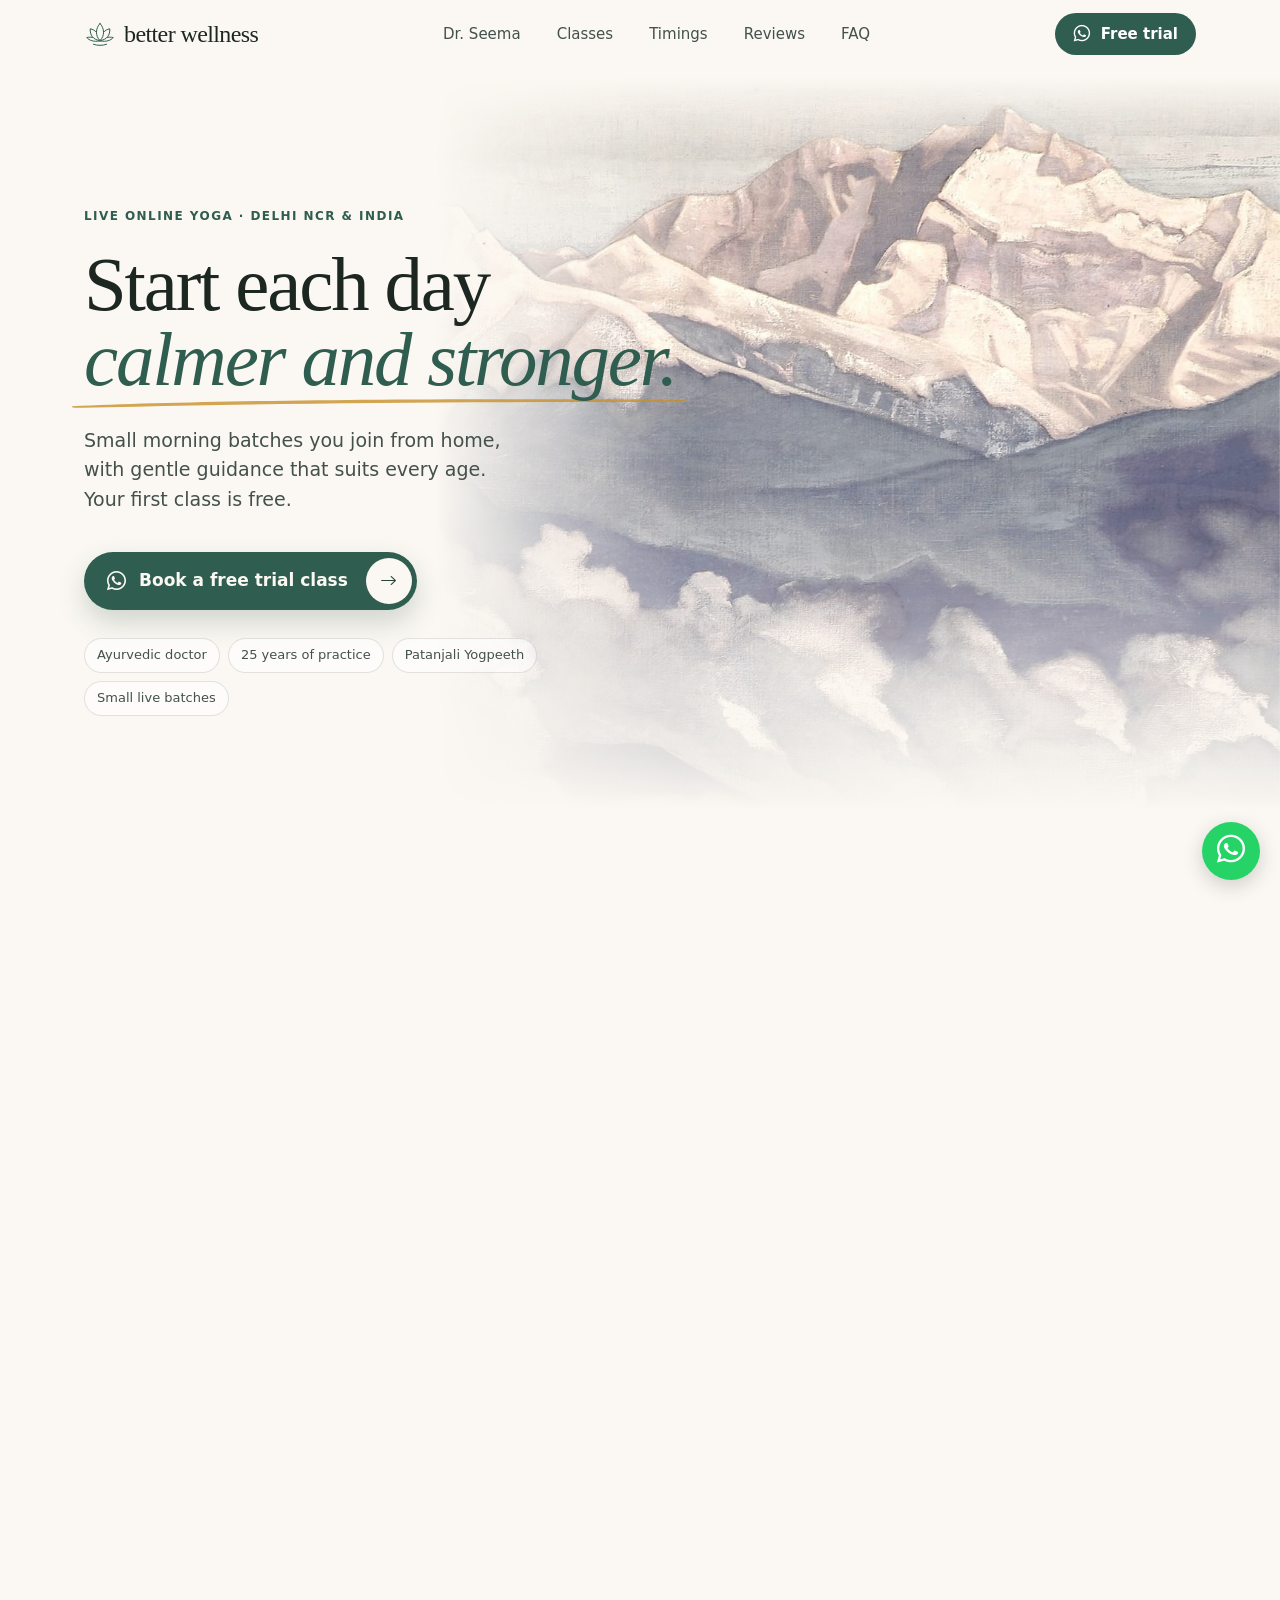
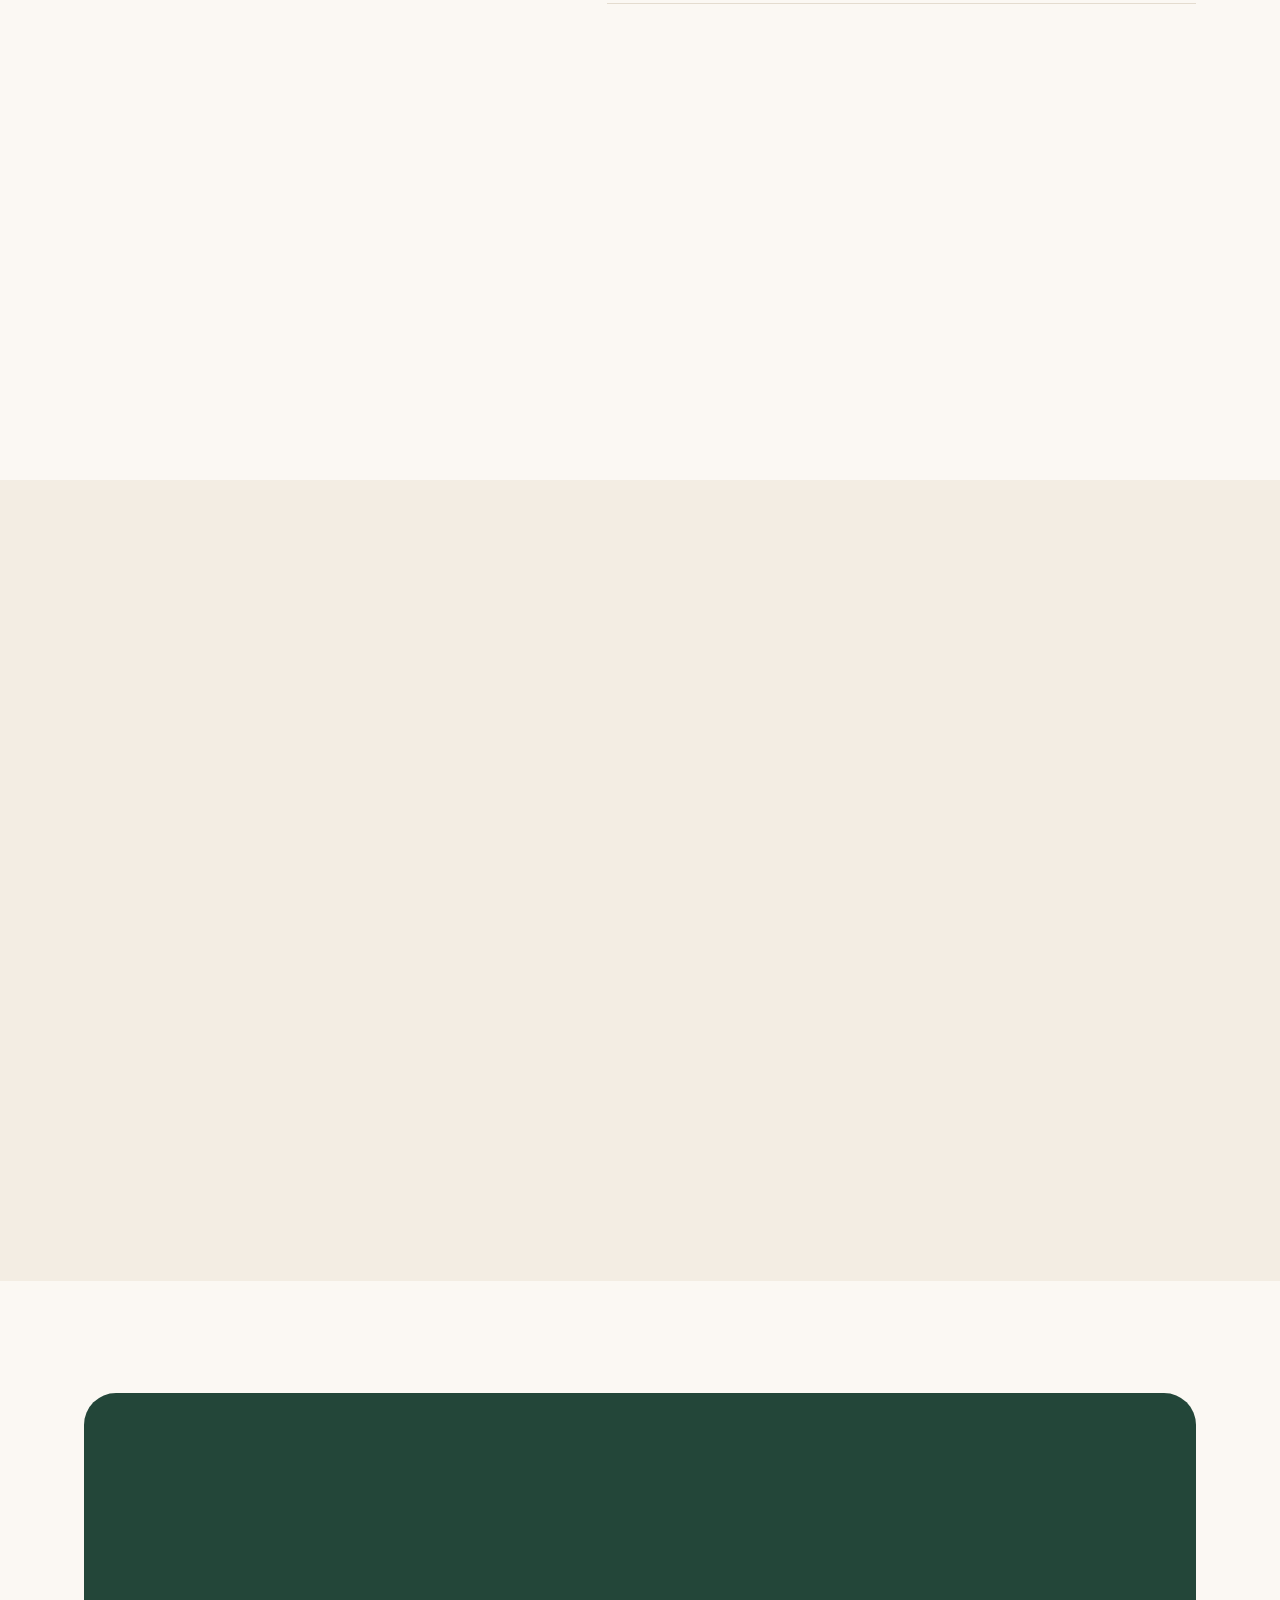
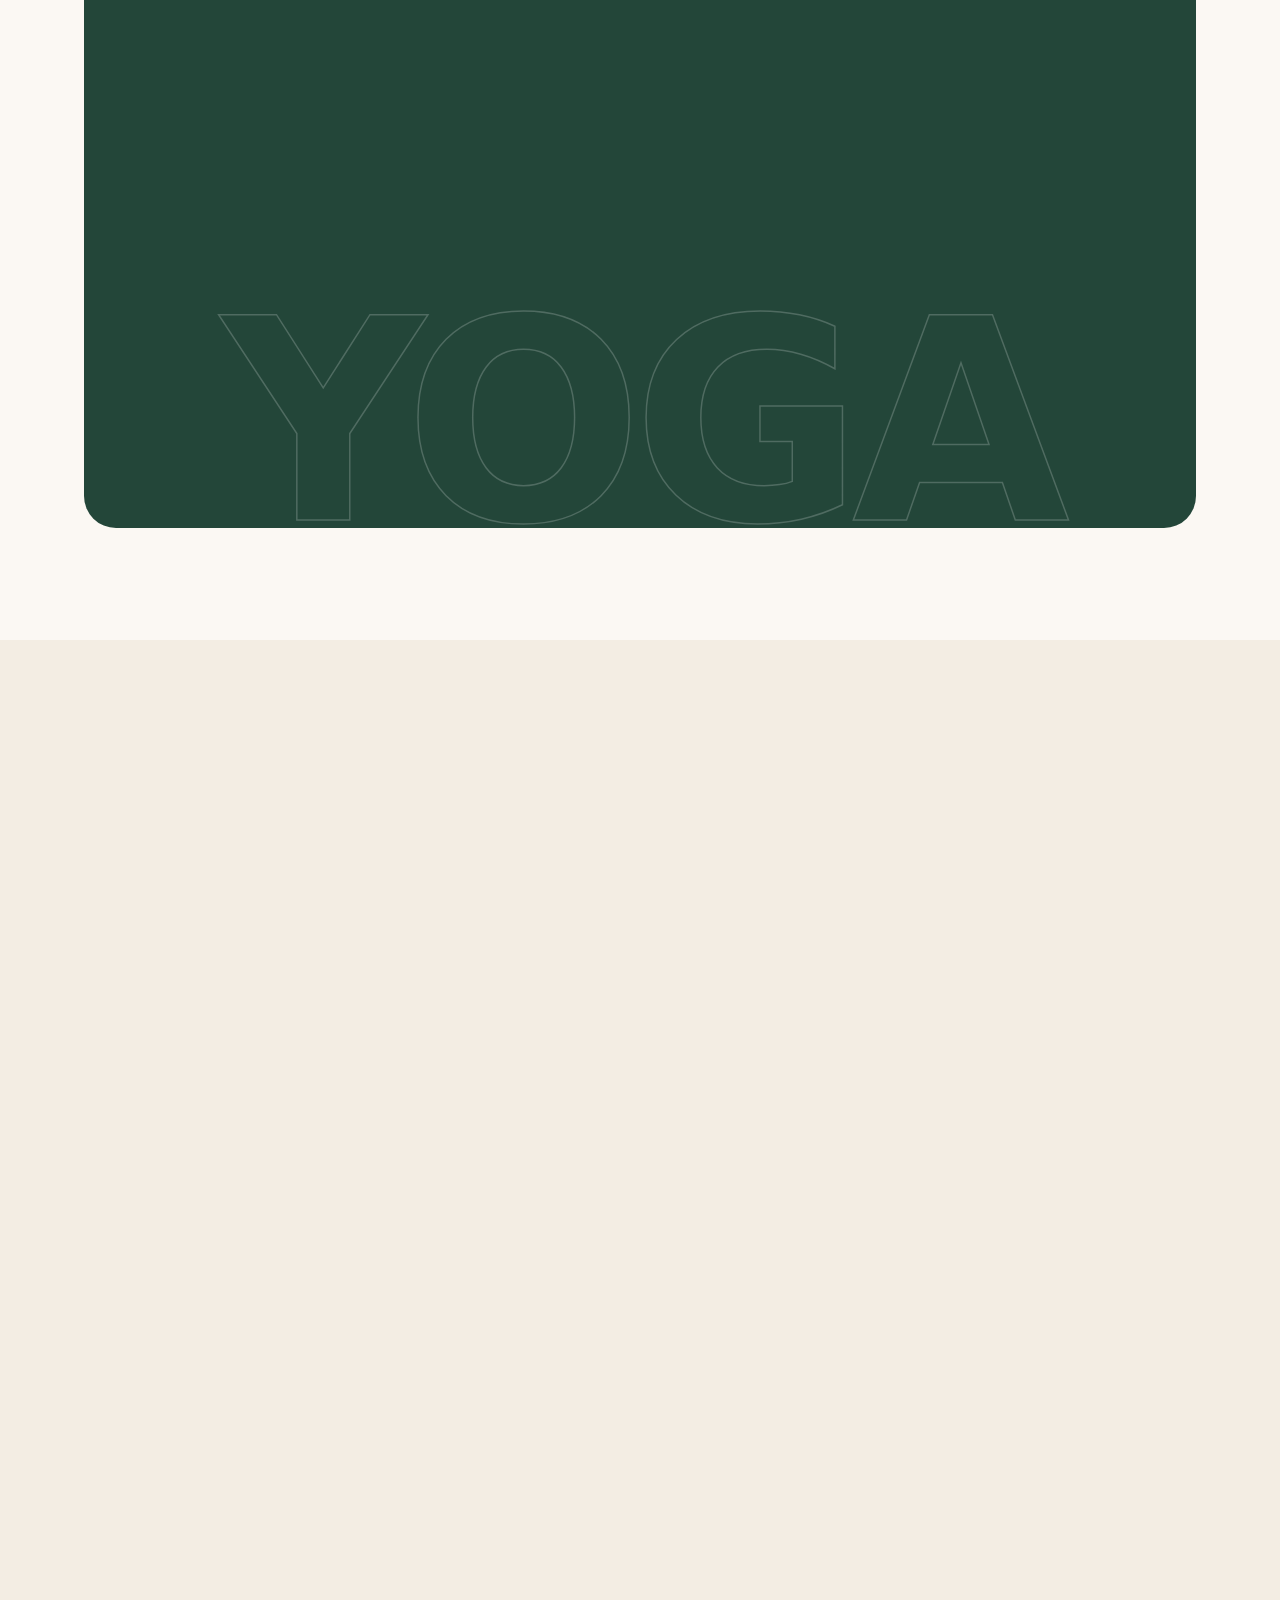
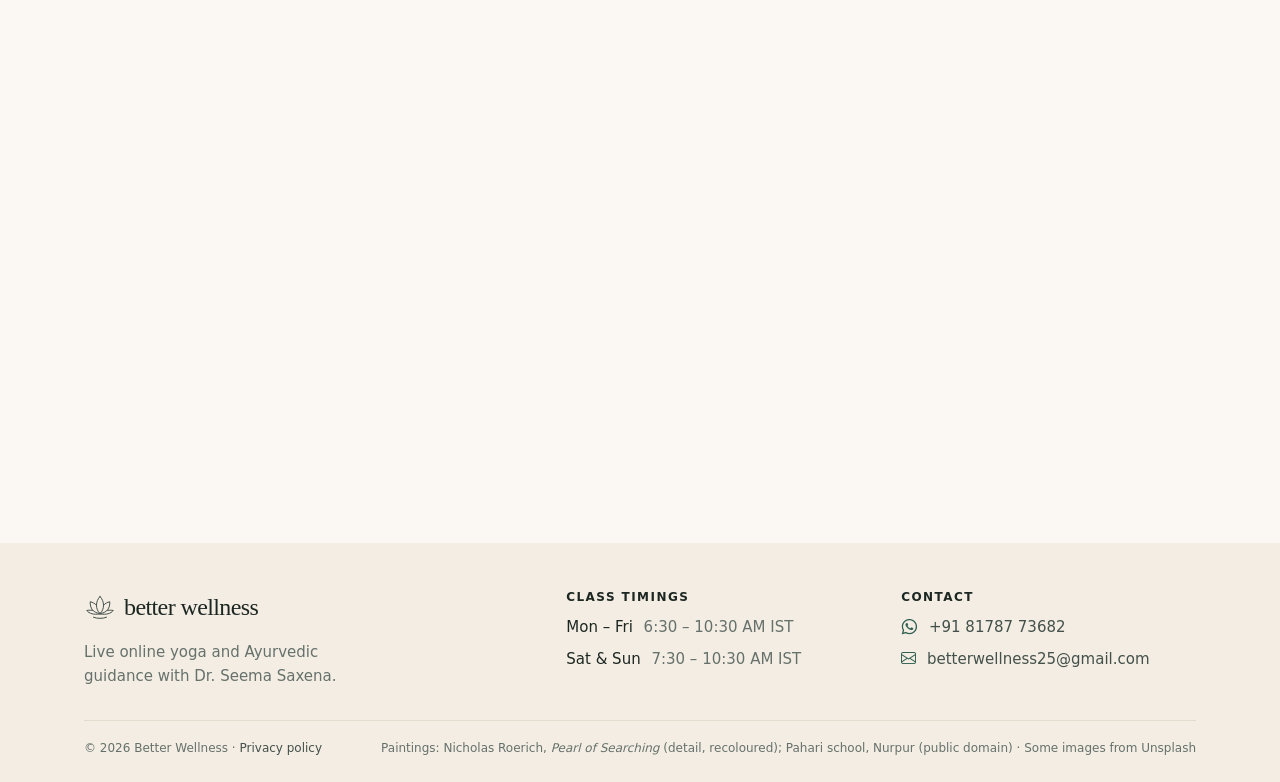
<file: index.html>
<!doctype html>
<html lang="en-IN">
    <head>
        <meta charset="utf-8">
        <meta name="viewport" content="width=device-width, initial-scale=1">
        <meta http-equiv="Content-Security-Policy" content="default-src 'self'; style-src 'self' https://fonts.googleapis.com; font-src 'self' https://fonts.gstatic.com; img-src 'self' data: https://www.googletagmanager.com https://googleads.g.doubleclick.net https://www.google.com https://www.google.co.in; script-src 'self' https://www.googletagmanager.com https://www.googleadservices.com https://googleads.g.doubleclick.net https://www.google.com; connect-src 'self' https://www.googletagmanager.com https://www.google.com https://googleads.g.doubleclick.net https://pagead2.googlesyndication.com; frame-src https://td.doubleclick.net https://www.googletagmanager.com; object-src 'none'; base-uri 'self'; form-action 'none'">
        <meta name="referrer" content="strict-origin-when-cross-origin">
        <meta name="google-site-verification" content="fwdaEXdY_R1vgWOWKHq35KhdiGbAEZY68K1AI_NjMUM" />

        <title>Online Yoga Classes with an Ayurvedic Doctor | Better Wellness</title>
        <meta name="description" content="Live online yoga classes with Dr. Seema Saxena, Ayurvedic doctor and former Patanjali Yogpeeth team member. Small live morning batches or 1-on-1 sessions. First class free.">
        <meta name="author" content="Dr. Seema Saxena">
        <meta name="theme-color" content="#FBF8F3">
        <link rel="canonical" href="https://www.betterwellness.in/">

        <!-- Link previews: WhatsApp, Facebook, Instagram, LinkedIn, X -->
        <meta property="og:type" content="website">
        <meta property="og:site_name" content="Better Wellness">
        <meta property="og:locale" content="en_IN">
        <meta property="og:url" content="https://www.betterwellness.in/">
        <meta property="og:title" content="Live Online Yoga with an Ayurvedic Doctor | Better Wellness">
        <meta property="og:description" content="Daily live yoga classes with Dr. Seema Saxena, Ayurvedic doctor with 25 years of practice. Small batches or 1-on-1. Your first class is free.">
        <meta property="og:image" content="https://www.betterwellness.in/images/site/og-image.jpg">
        <meta property="og:image:width" content="1200">
        <meta property="og:image:height" content="630">
        <meta property="og:image:alt" content="Dr. Seema Saxena meditating by a lake, beside the words: Live online yoga, guided by an Ayurvedic doctor">
        <meta name="twitter:card" content="summary_large_image">
        <meta name="twitter:title" content="Live Online Yoga with an Ayurvedic Doctor | Better Wellness">
        <meta name="twitter:description" content="Daily live yoga classes with Dr. Seema Saxena, Ayurvedic doctor with 25 years of practice. Small batches or 1-on-1. Your first class is free.">
        <meta name="twitter:image" content="https://www.betterwellness.in/images/site/og-image.jpg">

        <script type="application/ld+json">
        {
          "@context": "https://schema.org",
          "@graph": [
            {
              "@type": "ProfessionalService",
              "@id": "https://www.betterwellness.in/#business",
              "name": "Better Wellness",
              "description": "Live online yoga classes and Ayurvedic yoga consultations with Dr. Seema Saxena.",
              "url": "https://www.betterwellness.in/",
              "image": "https://www.betterwellness.in/images/site/og-image.jpg",
              "logo": "https://www.betterwellness.in/images/site/icon-512.png",
              "telephone": "+918178773682",
              "email": "betterwellness25@gmail.com",
              "address": {
                "@type": "PostalAddress",
                "addressLocality": "New Delhi",
                "addressRegion": "Delhi",
                "addressCountry": "IN"
              },
              "areaServed": [
                { "@type": "City", "name": "New Delhi" },
                { "@type": "City", "name": "Noida" },
                { "@type": "City", "name": "Gurugram" },
                { "@type": "City", "name": "Ghaziabad" },
                { "@type": "City", "name": "Faridabad" },
                { "@type": "Country", "name": "India" }
              ],
              "availableLanguage": ["en", "hi"],
              "openingHoursSpecification": [
                {
                  "@type": "OpeningHoursSpecification",
                  "dayOfWeek": ["Monday", "Tuesday", "Wednesday", "Thursday", "Friday"],
                  "opens": "06:30",
                  "closes": "10:30"
                },
                {
                  "@type": "OpeningHoursSpecification",
                  "dayOfWeek": ["Saturday", "Sunday"],
                  "opens": "07:30",
                  "closes": "10:30"
                }
              ],
              "founder": { "@id": "https://www.betterwellness.in/#seema" },
              "makesOffer": {
                "@type": "Offer",
                "name": "Free trial yoga class",
                "price": "0",
                "priceCurrency": "INR"
              }
            },
            {
              "@type": "Person",
              "@id": "https://www.betterwellness.in/#seema",
              "name": "Dr. Seema Saxena",
              "jobTitle": "Ayurvedic doctor and yoga teacher",
              "image": "https://www.betterwellness.in/images/site/seema-hero.jpg",
              "alumniOf": {
                "@type": "CollegeOrUniversity",
                "name": "Morarji Desai National Institute of Yoga, New Delhi"
              },
              "worksFor": { "@id": "https://www.betterwellness.in/#business" }
            },
            {
              "@type": "FAQPage",
              "mainEntity": [
                {
                  "@type": "Question",
                  "name": "How do the online yoga classes work?",
                  "acceptedAnswer": { "@type": "Answer", "text": "Classes are live on video, in small batches. Dr. Seema guides every pose and breath, and gives individual corrections so each asana is done safely." }
                },
                {
                  "@type": "Question",
                  "name": "I am a complete beginner. Can I join?",
                  "acceptedAnswer": { "@type": "Answer", "text": "Yes. Classes start with gentle joint-loosening (Sukshma Vyayama) and build up step by step, so beginners and experienced students can practise together." }
                },
                {
                  "@type": "Question",
                  "name": "Can Dr. Seema help with a specific health condition?",
                  "acceptedAnswer": { "@type": "Answer", "text": "Yes. She combines Ayurvedic assessment with therapeutic yoga, and often works with back stiffness, neck pain, stress, digestive issues and metabolic conditions. Yoga complements medical care; please keep your doctor informed." }
                },
                {
                  "@type": "Question",
                  "name": "Can I take private one-on-one sessions?",
                  "acceptedAnswer": { "@type": "Answer", "text": "Yes. Alongside the small morning group batches, you can book private one-on-one sessions." }
                },
                {
                  "@type": "Question",
                  "name": "What are the class timings?",
                  "acceptedAnswer": { "@type": "Answer", "text": "Hour-long batches run from 6:30 to 10:30 AM IST on weekdays and from 7:30 to 10:30 AM IST on Saturday and Sunday." }
                },
                {
                  "@type": "Question",
                  "name": "How do I book my free trial class?",
                  "acceptedAnswer": { "@type": "Answer", "text": "Send a message on WhatsApp to +91 81787 73682 with your preferred batch time. You will get the class link on WhatsApp." }
                }
              ]
            }
          ]
        }
        </script>

        <link rel="icon" href="images/site/lotus.svg" type="image/svg+xml">
        <link rel="icon" href="images/site/favicon-32.png" type="image/png" sizes="32x32">
        <link rel="apple-touch-icon" href="images/site/apple-touch-icon.png">

        <link rel="preconnect" href="https://fonts.googleapis.com">
        <link rel="preconnect" href="https://fonts.gstatic.com" crossorigin>
        <link href="https://fonts.googleapis.com/css2?family=Newsreader:ital,opsz,wght@0,6..72,400;0,6..72,500;1,6..72,400&family=Plus+Jakarta+Sans:wght@400;500;600;700&family=Tiro+Devanagari+Hindi&family=Mukta:wght@500;600&display=swap" rel="stylesheet">
                <script src="js/site.js"></script>
        <script src="js/ads.js" defer></script>
        <link rel="preload" as="image" href="images/site/hero-pearl-of-searching.jpg">
        <link href="css/bootstrap-icons.css" rel="stylesheet">
        <link href="css/site.css" rel="stylesheet">
    </head>

    <body>

        <a class="skip-link" href="#main">Skip to content</a>

        <header class="site-header">
            <div class="container header-inner">
                <a class="brand" href="#top" aria-label="Better Wellness, back to top">
                    <svg class="lotus" viewBox="0 0 64 64" aria-hidden="true"><path class="p-ll" d="M30.5 46 C 20 48, 10 45, 5.5 39 C 15 37, 25 39.5, 30.5 46 Z"/><path class="p-lr" d="M33.5 46 C 44 48, 54 45, 58.5 39 C 49 37, 39 39.5, 33.5 46 Z"/><path class="p-l" d="M31.5 45 C 18.5 44, 11.5 34, 12.5 21.5 C 22.5 23.5, 30 31.5, 31.5 45 Z"/><path class="p-r" d="M32.5 45 C 45.5 44, 52.5 34, 51.5 21.5 C 41.5 23.5, 34 31.5, 32.5 45 Z"/><path class="p-c" d="M32 11 C 41.5 20.5, 41.5 36.5, 32 45 C 22.5 36.5, 22.5 20.5, 32 11 Z"/><path class="p-base" d="M19 52.5 C 27 55.5, 37 55.5, 45 52.5"/></svg>
                    <span class="wordmark">better wellness</span>
                </a>

                <nav class="site-nav" aria-label="Main">
                    <a href="#about">Dr. Seema</a>
                    <a href="#classes">Classes</a>
                    <a href="#timings">Timings</a>
                    <a href="#reviews">Reviews</a>
                    <a href="#faq">FAQ</a>
                </nav>

                <a class="btn btn-small" href="https://wa.me/918178773682?text=Hi%20Dr.%20Seema%2C%20I%27d%20like%20to%20book%20a%20free%20trial%20yoga%20class." target="_blank" rel="noopener">
                    <i class="bi-whatsapp" aria-hidden="true"></i> Free trial
                </a>
            </div>
        </header>

        <main id="main">

            <!-- HERO -->
            <section class="hero" id="top">
                <img class="hero-art" src="images/site/hero-pearl-of-searching.jpg" width="1800" height="990" alt="" fetchpriority="high">

                <div class="container hero-inner">
                    <div class="hero-copy">
                        <p class="eyebrow">Live online yoga · Delhi NCR &amp; India</p>
                        <h1>Start each day <em class="underlined">calmer and stronger.<svg viewBox="0 0 300 24" preserveAspectRatio="none" aria-hidden="true"><path d="M3 17 C 60 10.5, 170 7, 297 9.5 C 295.5 11, 292 11.8, 287 12 C 182 11.4, 84 14.2, 8 19 C 4.5 19.3, 2 18.4, 3 17 Z"/></svg></em></h1>
                        <p class="lede">Small morning batches you join from home, with gentle guidance that suits every age. Your first class is free.</p>
                        <a class="hero-cta" href="https://wa.me/918178773682?text=Hi%20Dr.%20Seema%2C%20I%27d%20like%20to%20book%20a%20free%20trial%20yoga%20class." target="_blank" rel="noopener">
                            <i class="bi-whatsapp" aria-hidden="true"></i>
                            <span>Book a free trial class</span>
                            <span class="hero-cta-arrow" aria-hidden="true"><i class="bi-arrow-right"></i></span>
                        </a>
                        <ul class="hero-tags" aria-label="Why join">
                            <li>Ayurvedic doctor</li>
                            <li>25 years of practice</li>
                            <li>Patanjali Yogpeeth</li>
                            <li>Small live batches</li>
                        </ul>
                    </div>
                </div>

            </section>

            <!-- TEACHER -->
            <section class="section teacher teacher-first" id="about" aria-labelledby="about-title">
                <div class="container">
                <div class="teacher-grid">

                    <div class="teacher-collage" data-reveal>
                        <div class="collage-col">
                            <figure class="photo-portrait">
                                <img src="images/site/seema-hero.jpg" width="768" height="1024" loading="lazy" alt="Dr. Seema Saxena sitting in lotus pose, meditating on a lakeside dock">
                                <figcaption>Dr. Seema Saxena</figcaption>
                            </figure>
                            <figure class="photo-landscape">
                                <img src="images/site/seema-recognition.jpg" width="1200" height="800" loading="lazy" alt="Dr. Seema Saxena receiving a certificate at a ceremony">
                                <figcaption class="caption-bottom">With Sushma Swaraj</figcaption>
                            </figure>
                        </div>
                        <div class="collage-col collage-col-offset">
                            <figure class="photo-landscape">
                                <img src="images/site/seema-swami-ramdev.jpg" width="1200" height="800" loading="lazy" alt="A young Dr. Seema Saxena seated beside Swami Ramdev">
                                <figcaption>With Swami Ramdev</figcaption>
                            </figure>
                            <figure class="photo-portrait">
                                <img src="images/site/seema-yoga-day-seattle.jpg" width="472" height="1024" loading="lazy" alt="Dr. Seema Saxena in tree pose beside an International Day of Yoga banner in Seattle">
                                <figcaption class="caption-bottom">International Day of Yoga, Seattle</figcaption>
                            </figure>
                        </div>
                        <div class="collage-seal" aria-hidden="true">
                            <strong data-count="25">25</strong>
                            <span>years</span>
                        </div>
                    </div>

                    <div class="teacher-copy" data-reveal>
                        <p class="eyebrow">Your teacher</p>
                        <h2 id="about-title">You're in <em>good hands</em></h2>
                        <p class="teacher-name"><strong>Dr. Seema Saxena</strong> · Ayurvedic doctor &amp; yoga teacher</p>
                        <p class="teacher-lead">Yoga, guided with a doctor's understanding of the body.</p>
                        <p>Whether you're new to yoga, living with back pain or coming back to it after years, Dr. Seema adapts each practice to suit you.</p>

                        <ul class="credentials" aria-label="Credentials">
                            <li><i class="bi-heart" aria-hidden="true"></i><strong>Ayurvedic doctor</strong><span>Yoga with medical understanding</span></li>
                            <li><i class="bi-hourglass-split" aria-hidden="true"></i><strong>25 years</strong><span>of yoga and Ayurveda practice</span></li>
                            <li><i class="bi-award" aria-hidden="true"></i><strong>Patanjali Yogpeeth</strong><span>Founding medical team</span></li>
                            <li><i class="bi-patch-check" aria-hidden="true"></i><strong>MDNIY graduate</strong><span>National Institute of Yoga, New Delhi</span></li>
                        </ul>
                    </div>

                </div>

            </div>
            </section>

            <!-- CLASSES -->
            <section class="section classes" id="classes" aria-labelledby="classes-title">
                <div class="container classes-grid">
                    <div class="classes-head" data-reveal>
                        <p class="eyebrow">The classes</p>
                        <h2 id="classes-title">Live yoga, <em>made personal</em></h2>
                        <p>Every class is taught live by Dr. Seema herself, in small batches, so you get real attention from your very first session.</p>
                        <a class="text-link" href="#timings">See class timings <i class="bi-arrow-right" aria-hidden="true"></i></a>
                    </div>

                    <ul class="class-rows">
                        <li data-reveal>
                            <span class="row-icon"><i class="bi-person-check" aria-hidden="true"></i></span>
                            <div>
                                <h3>Individual guidance</h3>
                                <p>Small batches, so every student gets gentle, one-to-one corrections during class.</p>
                            </div>
                            <span class="row-tag">Live on video</span>
                        </li>
                        <li data-reveal>
                            <span class="row-icon"><i class="bi-people" aria-hidden="true"></i></span>
                            <div>
                                <h3>A small batch, or just you</h3>
                                <p>Join a morning group, or book private one-on-one sessions.</p>
                            </div>
                            <span class="row-tag">Group · 1-on-1</span>
                        </li>
                        <li data-reveal>
                            <span class="row-icon"><i class="bi-sunrise" aria-hidden="true"></i></span>
                            <div>
                                <h3>Every morning</h3>
                                <p>Hour-long live batches, seven days a week.</p>
                            </div>
                            <span class="row-tag">6:30 – 10:30 AM</span>
                        </li>
                    </ul>
                </div>
            </section>

            <!-- BENEFITS -->
            <section class="section benefits-section" aria-labelledby="benefits-title">
                <div class="container">
                    <div class="section-head section-head-center" data-reveal>
                        <p class="eyebrow">Why people join</p>
                        <h2 id="benefits-title">How yoga can help you <em>feel better</em></h2>
                    </div>

                    <div class="benefits">
                        <ul class="benefits-col" data-reveal>
                            <li>
                                <h3>Ease back and neck pain</h3>
                                <p>Gentle, guided movement for stiffness from desk work or age.</p>
                            </li>
                            <li>
                                <h3>Move more freely</h3>
                                <p>Flexibility that builds week by week, at your own pace.</p>
                            </li>
                            <li>
                                <h3>Calm a busy mind</h3>
                                <p>Pranayama and meditation to settle stress and anxiety.</p>
                            </li>
                        </ul>

                        <div class="benefits-figure" data-reveal>
                            <img class="benefits-photo" src="images/site/namaste.jpg" width="1000" height="667" loading="lazy" alt="A woman seated cross-legged on a yoga mat, eyes closed, palms together">
                            <span class="benefits-lotus"><svg class="lotus" viewBox="0 0 64 64" aria-hidden="true"><path class="p-ll" d="M30.5 46 C 20 48, 10 45, 5.5 39 C 15 37, 25 39.5, 30.5 46 Z"/><path class="p-lr" d="M33.5 46 C 44 48, 54 45, 58.5 39 C 49 37, 39 39.5, 33.5 46 Z"/><path class="p-l" d="M31.5 45 C 18.5 44, 11.5 34, 12.5 21.5 C 22.5 23.5, 30 31.5, 31.5 45 Z"/><path class="p-r" d="M32.5 45 C 45.5 44, 52.5 34, 51.5 21.5 C 41.5 23.5, 34 31.5, 32.5 45 Z"/><path class="p-c" d="M32 11 C 41.5 20.5, 41.5 36.5, 32 45 C 22.5 36.5, 22.5 20.5, 32 11 Z"/><path class="p-base" d="M19 52.5 C 27 55.5, 37 55.5, 45 52.5"/></svg></span>
                        </div>

                        <ul class="benefits-col" data-reveal>
                            <li>
                                <h3>Sleep better</h3>
                                <p>A steady morning routine and slower breathing help the body unwind.</p>
                            </li>
                            <li>
                                <h3>Support digestion</h3>
                                <p>Ayurvedic guidance on routine and food, alongside your practice.</p>
                            </li>
                            <li>
                                <h3>Stay strong as you age</h3>
                                <p>Safe changes to every pose, so seniors can practise with confidence.</p>
                            </li>
                        </ul>
                    </div>
                </div>
            </section>

            <!-- TIMETABLE -->
            <section class="timetable-section" id="timings" aria-labelledby="timings-title">
                <div class="container">
                <div class="timetable">
                <div class="timetable-grid">
                    <div class="timetable-copy" data-reveal>
                        <p class="eyebrow">Class timings · IST</p>
                        <h2 id="timings-title">Every morning, <em>seven days a week</em></h2>
                        <p>Every batch is live and an hour long. Choose the time that suits you when you book your free trial.</p>
                    </div>

                    <ul class="batches" data-reveal>
                        <li><span class="batch-time">6:30 – 7:30 AM</span><span class="batch-days">Monday to Friday</span></li>
                        <li><span class="batch-time">7:30 – 8:30 AM</span><span class="batch-days">Every day</span></li>
                        <li><span class="batch-time">8:30 – 9:30 AM</span><span class="batch-days">Every day</span></li>
                        <li><span class="batch-time">9:30 – 10:30 AM</span><span class="batch-days">Every day</span></li>
                        <li><span class="batch-time">Private 1-on-1</span><span class="batch-days">At a time that suits you</span></li>
                    </ul>
                </div>
                <p class="timetable-word" aria-hidden="true">YOGA</p>
                </div>
                </div>
            </section>

            <!-- REVIEWS -->
            <section class="section section-sand" id="reviews" aria-labelledby="reviews-title">
                <div class="container">
                    <div class="section-head" data-reveal>
                        <p class="eyebrow">Students</p>
                        <h2 id="reviews-title">Hear it from <em>our students</em></h2>
                    </div>

                    <div class="reviews">
                        <figure class="review review-featured" data-reveal>
                            <span class="review-topic">Inner peace</span>
                            <blockquote>“Yoga is my personal time to nurture my soul and find happiness. With the right guidance from Dr. Seema Ma’am, this journey has brought me immense peace. Practicing yoga with her has led to a spiritual awakening and given me moments of pause where I listen to my own breath, bringing a deep sense of peace from within.”</blockquote>
                            <figcaption>
                                <img src="images/site/review-anu-satija.jpg" width="80" height="80" loading="lazy" alt="">
                                <span><strong>Anu Satija</strong> Doctor</span>
                            </figcaption>
                        </figure>
                        <figure class="review" data-reveal>
                            <span class="review-topic">Desk-job neck pain</span>
                            <blockquote>“Long hours at my desk left me with constant neck pain and work stress. Joining Dr. Seema's 7:00 AM online sessions has been life-changing. Her focus on pranayama and gentle stretching keeps me energized and pain-free throughout the workday.”</blockquote>
                            <figcaption>
                                <img src="images/site/review-priya-sharma.jpg" width="80" height="80" loading="lazy" alt="">
                                <span><strong>Priya Sharma</strong> Software engineer</span>
                            </figcaption>
                        </figure>
                        <figure class="review" data-reveal>
                            <span class="review-topic">Yoga for seniors</span>
                            <blockquote>“As a senior citizen with chronic back stiffness, I was hesitant about yoga. Dr. Seema's medical background as an Ayurvedic doctor made all the difference. She gave me personalized modifications that restored my flexibility without any pain. Highly recommended for all ages!”</blockquote>
                            <figcaption>
                                <img src="images/site/review-raman-iyer.jpg" width="80" height="80" loading="lazy" alt="">
                                <span><strong>Raman Iyer</strong> Retired banker</span>
                            </figcaption>
                        </figure>
                    </div>
                </div>
            </section>

            <!-- HERITAGE -->
            <section class="heritage-section" aria-labelledby="heritage-title">
                <div class="container">
                    <div class="heritage" data-reveal>
                        <svg class="heritage-grid" viewBox="0 0 64 64" aria-hidden="true">
                            <circle cx="32" cy="34" r="30"/>
                            <circle cx="32" cy="34" r="21"/>
                            <circle cx="32" cy="45" r="13"/>
                            <line x1="32" y1="2" x2="32" y2="64"/>
                            <line x1="0" y1="45" x2="64" y2="45"/>
                            <line x1="9" y1="11" x2="55" y2="57"/>
                            <line x1="55" y1="11" x2="9" y2="57"/>
                            <path d="M30.5 46 C 20 48, 10 45, 5.5 39 C 15 37, 25 39.5, 30.5 46 Z"/>
                            <path d="M33.5 46 C 44 48, 54 45, 58.5 39 C 49 37, 39 39.5, 33.5 46 Z"/>
                            <path d="M31.5 45 C 18.5 44, 11.5 34, 12.5 21.5 C 22.5 23.5, 30 31.5, 31.5 45 Z"/>
                            <path d="M32.5 45 C 45.5 44, 52.5 34, 51.5 21.5 C 41.5 23.5, 34 31.5, 32.5 45 Z"/>
                            <path d="M32 11 C 41.5 20.5, 41.5 36.5, 32 45 C 22.5 36.5, 22.5 20.5, 32 11 Z"/>
                        </svg>

                        <figure class="heritage-art">
                            <img src="images/site/heritage-nurpur.jpg" width="720" height="1045" loading="lazy" alt="A 17th-century Pahari painting of Raja Mandhata seated cross-legged in a yogic posture, wearing a lotus crown, on a mustard background">
                            <figcaption>Raja Mandhata in a yogic posture. Pahari painting, Nurpur, c. 1690. Cleveland Museum of Art.</figcaption>
                        </figure>

                        <div class="heritage-copy">
                            <p class="eyebrow">Why tradition matters here</p>
                            <p class="heritage-sanskrit" lang="sa">योगश्चित्तवृत्तिनिरोधः</p>
                            <h2 id="heritage-title"><em>Yoga is the stilling of the mind.</em></h2>
                            <p class="label">Patanjali, Yoga Sutras 1.2</p>
                            <p>Patanjali set down the Yoga Sutras in India more than 1,500 years ago. Dr. Seema was part of the founding medical team at Patanjali Yogpeeth, the institute named after him, and teaches in that classical tradition: posture, breath and stillness, adapted to your body with a doctor's care.</p>
                        </div>
                    </div>
                </div>
            </section>

            <!-- FAQ -->
            <section class="section" id="faq" aria-labelledby="faq-title">
                <div class="container faq-grid">
                    <div class="section-head" data-reveal>
                        <p class="eyebrow">Questions</p>
                        <h2 id="faq-title">Questions, <em>answered</em></h2>
                        <p class="muted">Anything else? <a href="https://wa.me/918178773682" target="_blank" rel="noopener">Ask us on WhatsApp</a>.</p>
                    </div>

                    <div class="faq" data-reveal>
                        <details>
                            <summary>How do the online classes work?</summary>
                            <p>Classes are live on video, in small batches. Dr. Seema guides every pose and breath, and gives individual corrections so each asana is done safely.</p>
                        </details>
                        <details>
                            <summary>I'm a complete beginner. Can I join?</summary>
                            <p>Yes. Classes start with gentle joint-loosening (Sukshma Vyayama) and build up step by step, so beginners and experienced students can practise together.</p>
                        </details>
                        <details>
                            <summary>Can Dr. Seema help with a specific health condition?</summary>
                            <p>Yes. She combines Ayurvedic assessment with therapeutic yoga, and often works with back stiffness, neck pain, stress, digestive issues and metabolic conditions. Yoga complements medical care, so please keep your doctor informed.</p>
                        </details>
                        <details>
                            <summary>Can I take private one-on-one sessions?</summary>
                            <p>Yes. Alongside the small morning group batches, you can book private one-on-one sessions.</p>
                        </details>
                        <details>
                            <summary>What are the class timings?</summary>
                            <p>Hour-long batches run from 6:30 to 10:30 AM IST on weekdays, and from 7:30 to 10:30 AM IST on Saturday and Sunday.</p>
                        </details>
                        <details>
                            <summary>How do I book my free trial class?</summary>
                            <p>Send a message on WhatsApp to <a href="https://wa.me/918178773682" target="_blank" rel="noopener">+91 81787 73682</a> with your preferred batch time. You'll get the class link on WhatsApp.</p>
                        </details>
                    </div>
                </div>
            </section>

            <!-- CLOSING CTA -->
            <section class="cta" aria-labelledby="cta-title">
                <div class="container">
                    <div class="cta-card" data-reveal>
                        <img class="cta-bg" src="images/site/plant-shadows.jpg" width="1800" height="1200" loading="lazy" alt="">
                        <div class="cta-inner">
                            <h2 id="cta-title">Your first class is <em>on us</em></h2>
                            <p>Message us on WhatsApp and join a live morning batch this week.</p>
                            <a class="btn" href="https://wa.me/918178773682?text=Hi%20Dr.%20Seema%2C%20I%27d%20like%20to%20book%20a%20free%20trial%20yoga%20class." target="_blank" rel="noopener">
                                <i class="bi-whatsapp" aria-hidden="true"></i> Book a free trial class
                            </a>
                        </div>
                    </div>
                </div>
            </section>

        </main>

        <footer class="site-footer">
            <div class="container">
                <div class="footer-top">
                    <div class="footer-brand">
                        <a class="brand" href="#top">
                            <svg class="lotus" viewBox="0 0 64 64" aria-hidden="true"><path class="p-ll" d="M30.5 46 C 20 48, 10 45, 5.5 39 C 15 37, 25 39.5, 30.5 46 Z"/><path class="p-lr" d="M33.5 46 C 44 48, 54 45, 58.5 39 C 49 37, 39 39.5, 33.5 46 Z"/><path class="p-l" d="M31.5 45 C 18.5 44, 11.5 34, 12.5 21.5 C 22.5 23.5, 30 31.5, 31.5 45 Z"/><path class="p-r" d="M32.5 45 C 45.5 44, 52.5 34, 51.5 21.5 C 41.5 23.5, 34 31.5, 32.5 45 Z"/><path class="p-c" d="M32 11 C 41.5 20.5, 41.5 36.5, 32 45 C 22.5 36.5, 22.5 20.5, 32 11 Z"/><path class="p-base" d="M19 52.5 C 27 55.5, 37 55.5, 45 52.5"/></svg>
                            <span class="wordmark">better wellness</span>
                        </a>
                        <p>Live online yoga and Ayurvedic guidance with Dr. Seema Saxena.</p>
                    </div>

                    <div class="footer-col">
                        <h2 class="footer-title">Class timings</h2>
                        <p>Mon – Fri <span>6:30 – 10:30 AM IST</span></p>
                        <p>Sat &amp; Sun <span>7:30 – 10:30 AM IST</span></p>
                    </div>

                    <div class="footer-col">
                        <h2 class="footer-title">Contact</h2>
                        <a href="https://wa.me/918178773682" target="_blank" rel="noopener"><i class="bi-whatsapp" aria-hidden="true"></i> +91 81787 73682</a>
                        <a href="mailto:betterwellness25@gmail.com"><i class="bi-envelope" aria-hidden="true"></i> betterwellness25@gmail.com</a>
                    </div>
                </div>

                <div class="footer-base">
                    <p>© 2026 Better Wellness · <a href="privacy.html">Privacy policy</a></p>
                    <p>Paintings: Nicholas Roerich, <i>Pearl of Searching</i> (detail, recoloured); Pahari school, Nurpur (public domain) · Some images from Unsplash</p>
                </div>
            </div>
        </footer>

        <a class="whatsapp-float" href="https://wa.me/918178773682?text=Hi%20Dr.%20Seema%2C%20I%27d%20like%20to%20book%20a%20free%20trial%20yoga%20class." target="_blank" rel="noopener" aria-label="Book a free trial class on WhatsApp">
            <i class="bi-whatsapp" aria-hidden="true"></i>
        </a>

    </body>
</html>
</file>
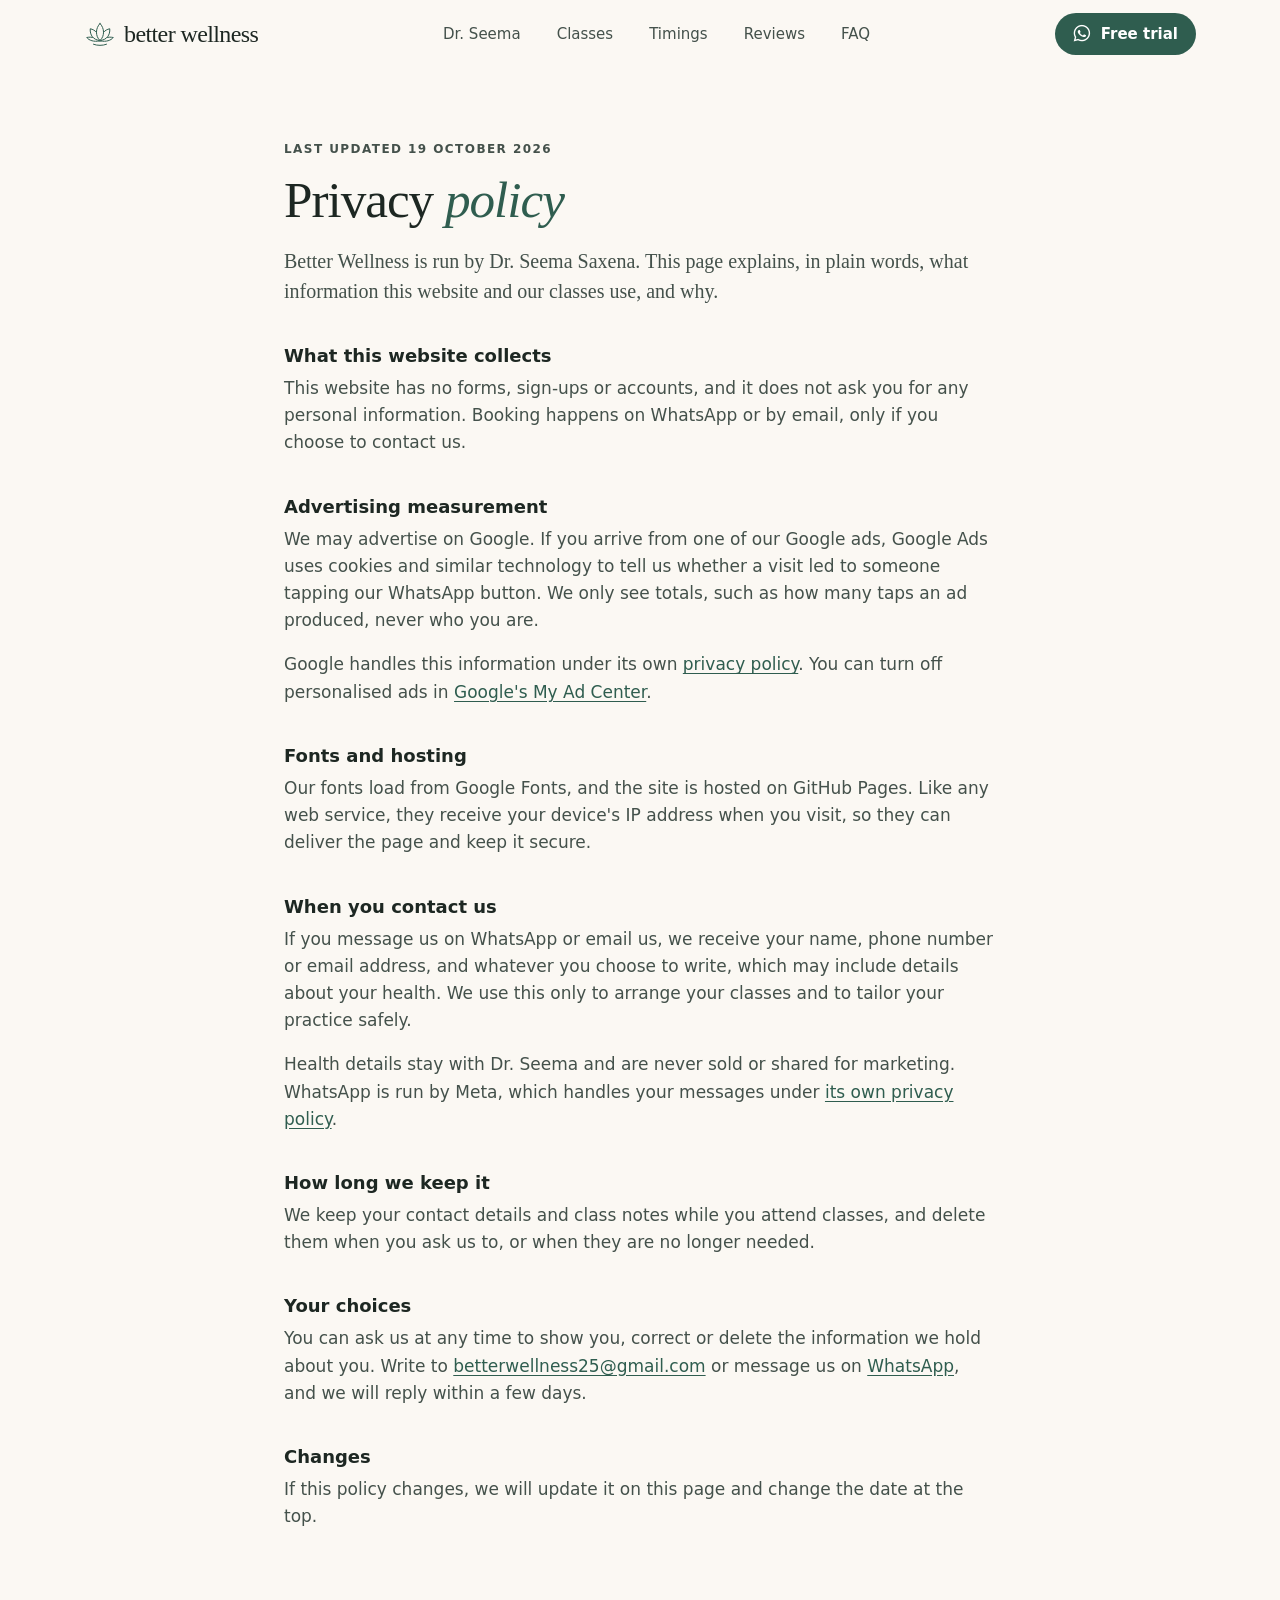
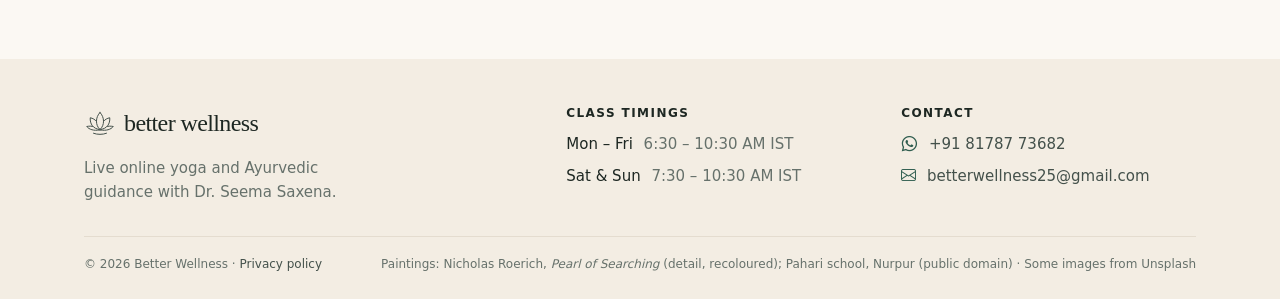
<file: privacy.html>
<!doctype html>
<html lang="en-IN">
    <head>
        <meta charset="utf-8">
        <meta name="viewport" content="width=device-width, initial-scale=1">
        <meta http-equiv="Content-Security-Policy" content="default-src 'self'; style-src 'self' https://fonts.googleapis.com; font-src 'self' https://fonts.gstatic.com; img-src 'self' data: https://www.googletagmanager.com https://googleads.g.doubleclick.net https://www.google.com https://www.google.co.in; script-src 'self' https://www.googletagmanager.com https://www.googleadservices.com https://googleads.g.doubleclick.net https://www.google.com; connect-src 'self' https://www.googletagmanager.com https://www.google.com https://googleads.g.doubleclick.net https://pagead2.googlesyndication.com; frame-src https://td.doubleclick.net https://www.googletagmanager.com; object-src 'none'; base-uri 'self'; form-action 'none'">
        <meta name="referrer" content="strict-origin-when-cross-origin">

        <title>Privacy Policy | Better Wellness</title>
        <meta name="description" content="How Better Wellness handles your information: what this website collects, how Google Ads measurement works, and how we treat what you share with us on WhatsApp or email.">
        <meta name="author" content="Dr. Seema Saxena">
        <meta name="theme-color" content="#FBF8F3">
        <link rel="canonical" href="https://www.betterwellness.in/privacy.html">

        <link rel="icon" href="images/site/lotus.svg" type="image/svg+xml">
        <link rel="icon" href="images/site/favicon-32.png" type="image/png" sizes="32x32">
        <link rel="apple-touch-icon" href="images/site/apple-touch-icon.png">

        <link rel="preconnect" href="https://fonts.googleapis.com">
        <link rel="preconnect" href="https://fonts.gstatic.com" crossorigin>
        <link href="https://fonts.googleapis.com/css2?family=Newsreader:ital,opsz,wght@0,6..72,400;0,6..72,500;1,6..72,400&family=Plus+Jakarta+Sans:wght@400;500;600;700&family=Tiro+Devanagari+Hindi&family=Mukta:wght@500;600&display=swap" rel="stylesheet">
                <script src="js/site.js"></script>
        <script src="js/ads.js" defer></script>
        <link href="css/bootstrap-icons.css" rel="stylesheet">
        <link href="css/site.css" rel="stylesheet">
    </head>

    <body class="page-legal">

        <a class="skip-link" href="#main">Skip to content</a>

        <header class="site-header">
            <div class="container header-inner">
                <a class="brand" href="index.html" aria-label="Better Wellness, home">
                    <svg class="lotus" viewBox="0 0 64 64" aria-hidden="true"><path class="p-ll" d="M30.5 46 C 20 48, 10 45, 5.5 39 C 15 37, 25 39.5, 30.5 46 Z"/><path class="p-lr" d="M33.5 46 C 44 48, 54 45, 58.5 39 C 49 37, 39 39.5, 33.5 46 Z"/><path class="p-l" d="M31.5 45 C 18.5 44, 11.5 34, 12.5 21.5 C 22.5 23.5, 30 31.5, 31.5 45 Z"/><path class="p-r" d="M32.5 45 C 45.5 44, 52.5 34, 51.5 21.5 C 41.5 23.5, 34 31.5, 32.5 45 Z"/><path class="p-c" d="M32 11 C 41.5 20.5, 41.5 36.5, 32 45 C 22.5 36.5, 22.5 20.5, 32 11 Z"/><path class="p-base" d="M19 52.5 C 27 55.5, 37 55.5, 45 52.5"/></svg>
                    <span class="wordmark">better wellness</span>
                </a>

                <nav class="site-nav" aria-label="Main">
                    <a href="index.html#about">Dr. Seema</a>
                    <a href="index.html#classes">Classes</a>
                    <a href="index.html#timings">Timings</a>
                    <a href="index.html#reviews">Reviews</a>
                    <a href="index.html#faq">FAQ</a>
                </nav>

                <a class="btn btn-small" href="https://wa.me/918178773682?text=Hi%20Dr.%20Seema%2C%20I%27d%20like%20to%20book%20a%20free%20trial%20yoga%20class." target="_blank" rel="noopener">
                    <i class="bi-whatsapp" aria-hidden="true"></i> Free trial
                </a>
            </div>
        </header>

        <main id="main">
            <article class="container legal">
                <p class="eyebrow">Last updated 19 October 2026</p>
                <h1>Privacy <em>policy</em></h1>
                <p class="legal-lead">Better Wellness is run by Dr. Seema Saxena. This page explains, in plain words, what information this website and our classes use, and why.</p>

                <h2>What this website collects</h2>
                <p>This website has no forms, sign-ups or accounts, and it does not ask you for any personal information. Booking happens on WhatsApp or by email, only if you choose to contact us.</p>

                <h2>Advertising measurement</h2>
                <p>We may advertise on Google. If you arrive from one of our Google ads, Google Ads uses cookies and similar technology to tell us whether a visit led to someone tapping our WhatsApp button. We only see totals, such as how many taps an ad produced, never who you are.</p>
                <p>Google handles this information under its own <a href="https://policies.google.com/privacy" target="_blank" rel="noopener">privacy policy</a>. You can turn off personalised ads in <a href="https://myadcenter.google.com/" target="_blank" rel="noopener">Google's My Ad Center</a>.</p>

                <h2>Fonts and hosting</h2>
                <p>Our fonts load from Google Fonts, and the site is hosted on GitHub Pages. Like any web service, they receive your device's IP address when you visit, so they can deliver the page and keep it secure.</p>

                <h2>When you contact us</h2>
                <p>If you message us on WhatsApp or email us, we receive your name, phone number or email address, and whatever you choose to write, which may include details about your health. We use this only to arrange your classes and to tailor your practice safely.</p>
                <p>Health details stay with Dr. Seema and are never sold or shared for marketing. WhatsApp is run by Meta, which handles your messages under <a href="https://www.whatsapp.com/legal/privacy-policy" target="_blank" rel="noopener">its own privacy policy</a>.</p>

                <h2>How long we keep it</h2>
                <p>We keep your contact details and class notes while you attend classes, and delete them when you ask us to, or when they are no longer needed.</p>

                <h2>Your choices</h2>
                <p>You can ask us at any time to show you, correct or delete the information we hold about you. Write to <a href="mailto:betterwellness25@gmail.com">betterwellness25@gmail.com</a> or message us on <a href="https://wa.me/918178773682" target="_blank" rel="noopener">WhatsApp</a>, and we will reply within a few days.</p>

                <h2>Changes</h2>
                <p>If this policy changes, we will update it on this page and change the date at the top.</p>
            </article>
        </main>

        <footer class="site-footer">
            <div class="container">
                <div class="footer-top">
                    <div class="footer-brand">
                        <a class="brand" href="index.html">
                            <svg class="lotus" viewBox="0 0 64 64" aria-hidden="true"><path class="p-ll" d="M30.5 46 C 20 48, 10 45, 5.5 39 C 15 37, 25 39.5, 30.5 46 Z"/><path class="p-lr" d="M33.5 46 C 44 48, 54 45, 58.5 39 C 49 37, 39 39.5, 33.5 46 Z"/><path class="p-l" d="M31.5 45 C 18.5 44, 11.5 34, 12.5 21.5 C 22.5 23.5, 30 31.5, 31.5 45 Z"/><path class="p-r" d="M32.5 45 C 45.5 44, 52.5 34, 51.5 21.5 C 41.5 23.5, 34 31.5, 32.5 45 Z"/><path class="p-c" d="M32 11 C 41.5 20.5, 41.5 36.5, 32 45 C 22.5 36.5, 22.5 20.5, 32 11 Z"/><path class="p-base" d="M19 52.5 C 27 55.5, 37 55.5, 45 52.5"/></svg>
                            <span class="wordmark">better wellness</span>
                        </a>
                        <p>Live online yoga and Ayurvedic guidance with Dr. Seema Saxena.</p>
                    </div>

                    <div class="footer-col">
                        <h2 class="footer-title">Class timings</h2>
                        <p>Mon – Fri <span>6:30 – 10:30 AM IST</span></p>
                        <p>Sat &amp; Sun <span>7:30 – 10:30 AM IST</span></p>
                    </div>

                    <div class="footer-col">
                        <h2 class="footer-title">Contact</h2>
                        <a href="https://wa.me/918178773682" target="_blank" rel="noopener"><i class="bi-whatsapp" aria-hidden="true"></i> +91 81787 73682</a>
                        <a href="mailto:betterwellness25@gmail.com"><i class="bi-envelope" aria-hidden="true"></i> betterwellness25@gmail.com</a>
                    </div>
                </div>

                <div class="footer-base">
                    <p>© 2026 Better Wellness · <a href="privacy.html">Privacy policy</a></p>
                    <p>Paintings: Nicholas Roerich, <i>Pearl of Searching</i> (detail, recoloured); Pahari school, Nurpur (public domain) · Some images from Unsplash</p>
                </div>
            </div>
        </footer>

    </body>
</html>
</file>
<file: css/site.css>
/* Better Wellness: site styles
   Brand idea: a calm doctor's clinic at sunrise. Warm, knowledgeable,
   unhurried; Dr. Seema at the centre, no hype.

   Palette: paper and ink at the core, tulsi green for the brand, and two
   warm accents used sparingly: haldi (turmeric) and mitti (clay). */

:root {
  --bg: #FBF8F3;          /* paper */
  --surface: #FFFFFF;
  --sand: #F3EDE3;
  --ink: #1D2722;
  --ink-2: #44514B;
  --muted: #66716B;
  --line: #E4DCCF;
  --brand: #2F5D4F;       /* tulsi */
  --brand-dark: #234639;  /* deep tulsi */
  --haldi: #C8902B;
  --haldi-light: #E6BD67;
  --mitti: #A85A3C;
  --mitti-deep: #6E3624;
  --whatsapp: #25D366;

  --serif: 'Newsreader', 'Tiro Devanagari Hindi', Georgia, serif;
  --sans: 'Plus Jakarta Sans', 'Mukta', system-ui, -apple-system, 'Segoe UI', sans-serif;

  /* Type scale: two display sizes, two serif reading sizes, five sans sizes */
  --fs-display: clamp(44px, 5.6vw, 72px);
  --fs-h2: clamp(34px, 4vw, 52px);
  --fs-quote: 24px;
  --fs-serif-sm: 20px;
  --fs-h3: 18px;
  --fs-lead: 19px;
  --fs-body: 17px;
  --fs-small: 15px;
  --fs-caption: 13px;
  --fs-label: 12px;

  /* Shape and rhythm */
  --container: 1160px;
  --header-h: 68px;
  --radius-xl: 32px;
  --radius-lg: 24px;
  --radius-md: 16px;
  --icon: 44px;
  --section-y: 112px;
  --shadow-sm: 0 6px 18px rgba(29, 39, 34, 0.08);
  --shadow-md: 0 12px 32px rgba(29, 39, 34, 0.1);
}

/* ---------- Base ---------- */

*,
*::before,
*::after {
  box-sizing: border-box;
}

html {
  scroll-padding-top: calc(var(--header-h) + 16px);
  -webkit-text-size-adjust: 100%;
}

@media (prefers-reduced-motion: no-preference) {
  html {
    scroll-behavior: smooth;
  }
}

body {
  margin: 0;
  background: var(--bg);
  color: var(--ink-2);
  font-family: var(--sans);
  font-size: var(--fs-body);
  line-height: 1.6;
  -webkit-font-smoothing: antialiased;
}

img {
  display: block;
  max-width: 100%;
  height: auto;
}

h1,
h2,
h3 {
  margin: 0;
  color: var(--ink);
}

h1,
h2 {
  font-family: var(--serif);
  font-weight: 400;
  letter-spacing: -0.02em;
  text-wrap: balance;
}

h1 {
  font-size: var(--fs-display);
  line-height: 1.02;
}

h2 {
  font-size: var(--fs-h2);
  line-height: 1.06;
}

h3 {
  font-size: var(--fs-h3);
  font-weight: 600;
  line-height: 1.35;
}

h1 em,
h2 em {
  font-style: italic;
  color: var(--brand);
}

p {
  margin: 0 0 1em;
}

a {
  color: var(--brand);
  text-underline-offset: 3px;
}

a:hover {
  color: var(--brand-dark);
}

:focus-visible {
  outline: 2px solid var(--brand);
  outline-offset: 3px;
  border-radius: 6px;
}

ul,
ol {
  margin: 0;
  padding: 0;
  list-style: none;
}

figure {
  margin: 0;
}

.container {
  width: 100%;
  max-width: var(--container);
  margin: 0 auto;
  padding: 0 24px;
}

/* The one uppercase label style, used for eyebrows, titles, topics and sources */
.eyebrow,
.label {
  color: var(--muted);
  font-size: var(--fs-label);
  font-weight: 700;
  letter-spacing: 0.12em;
  line-height: 1.4;
  text-transform: uppercase;
}

.eyebrow {
  margin: 0 0 16px;
  color: var(--brand);
}

.muted {
  color: var(--muted);
}

.skip-link {
  position: absolute;
  left: 16px;
  top: -60px;
  z-index: 100;
  padding: 10px 16px;
  background: var(--ink);
  color: var(--surface);
  border-radius: 10px;
  text-decoration: none;
}

.skip-link:focus {
  top: 12px;
  color: var(--surface);
}

/* ---------- Buttons ---------- */

.btn {
  display: inline-flex;
  align-items: center;
  justify-content: center;
  gap: 10px;
  min-height: 54px;
  padding: 0 28px;
  border-radius: 999px;
  background: var(--brand);
  color: var(--surface);
  font-size: 16px;
  font-weight: 600;
  text-decoration: none;
  transition: background-color 0.2s ease, transform 0.2s ease, box-shadow 0.2s ease;
}

.btn:hover {
  background: var(--brand-dark);
  color: var(--surface);
  transform: translateY(-1px);
  box-shadow: 0 10px 24px rgba(35, 70, 57, 0.22);
}

.text-link i {
  display: inline-block;
  transition: transform 0.25s ease;
}

.text-link:hover i {
  transform: translateX(4px);
}

.btn i {
  font-size: 19px;
  line-height: 1;
}

.btn-small {
  min-height: 42px;
  padding: 0 18px;
  font-size: var(--fs-small);
}

.btn-small i {
  font-size: 16px;
}

.btn-light {
  background: var(--surface);
  color: var(--brand-dark);
}

.btn-light:hover {
  background: var(--sand);
  color: var(--brand-dark);
}

.text-link {
  display: inline-flex;
  align-items: center;
  gap: 6px;
  color: var(--ink);
  font-weight: 600;
  text-decoration: none;
}

.text-link:hover {
  color: var(--brand);
}

/* ---------- Header ---------- */

.site-header {
  position: sticky;
  top: 0;
  z-index: 50;
  background: rgba(251, 248, 243, 0.9);
  -webkit-backdrop-filter: saturate(160%) blur(12px);
  backdrop-filter: saturate(160%) blur(12px);
  border-bottom: 1px solid transparent;
  transition: border-color 0.3s ease, box-shadow 0.3s ease;
}

.site-header.is-scrolled {
  border-bottom-color: var(--line);
  box-shadow: 0 6px 24px rgba(29, 39, 34, 0.05);
}

.header-inner {
  display: flex;
  align-items: center;
  justify-content: space-between;
  gap: 24px;
  height: var(--header-h);
}

.brand {
  display: inline-flex;
  align-items: center;
  gap: 8px;
  color: var(--brand);
  text-decoration: none;
}

.wordmark {
  color: var(--ink);
  font-family: var(--serif);
  font-size: 24px;
  font-weight: 500;
  letter-spacing: -0.025em;
  line-height: 1;
}

/* The lotus mark: drawn inline so it can take the colour of its context */
.lotus {
  display: block;
  overflow: visible;
  stroke: currentColor;
  stroke-width: 2;
  stroke-linecap: round;
  stroke-linejoin: round;
}

.lotus path {
  fill: var(--mark-bg, var(--bg));
}

.lotus .p-base {
  fill: none;
}

.brand:hover {
  color: var(--ink);
}

.brand .lotus {
  width: 32px;
  height: 32px;
}

.site-nav {
  display: flex;
  gap: 36px;
}

.site-nav a {
  color: var(--ink-2);
  font-size: var(--fs-small);
  font-weight: 500;
  text-decoration: none;
}

.site-nav a:hover {
  color: var(--ink);
}

/* ---------- Hero ---------- */

/* Edge to edge, under the translucent header, fading into the page below */
.hero {
  position: relative;
  isolation: isolate;
  overflow: hidden;
  display: flex;
  flex-direction: column;
  justify-content: center;
  min-height: min(90vh, 840px);
  margin-top: calc(var(--header-h) * -1);
  padding: calc(var(--header-h) + 88px) 0 44px;
}

/* The mountains own the right side, from just below the header, and melt into the page */
.hero-art {
  position: absolute;
  top: calc(var(--header-h) + 8px);
  right: 0;
  bottom: 0;
  z-index: -2;
  width: 66%;
  height: calc(100% - var(--header-h) - 8px);
  object-fit: cover;
  object-position: 58% 0%;
  -webkit-mask-image: linear-gradient(90deg, transparent 0%, #000 30%), linear-gradient(180deg, transparent 0%, #000 10%, #000 62%, transparent 100%);
  -webkit-mask-composite: source-in;
  mask-image: linear-gradient(90deg, transparent 0%, #000 30%), linear-gradient(180deg, transparent 0%, #000 10%, #000 62%, transparent 100%);
  mask-composite: intersect;
}

/* A paper wash on the left keeps the words calm and readable */
/* A faint glow of morning light behind the peaks */
.hero::before {
  content: "";
  position: absolute;
  top: 6%;
  right: 8%;
  z-index: -3;
  width: 48%;
  aspect-ratio: 1;
  border-radius: 50%;
  background: radial-gradient(circle, rgba(242, 196, 120, 0.22) 0%, rgba(242, 196, 120, 0) 66%);
}

.hero-copy {
  max-width: 600px;
}

.hero-copy .eyebrow {
  margin-bottom: 22px;
}

.hero-copy h1 {
  font-size: clamp(48px, 6vw, 84px);
  line-height: 0.98;
  letter-spacing: -0.028em;
}

.hero .lede {
  max-width: 440px;
  margin: 28px 0 38px;
  color: var(--ink-2);
  font-size: var(--fs-lead);
  line-height: 1.55;
}

.hero-cta {
  display: inline-flex;
  align-items: center;
  gap: 12px;
  min-height: 58px;
  padding: 5px 5px 5px 22px;
  border-radius: 999px;
  background: var(--brand);
  box-shadow: 0 12px 28px rgba(35, 70, 57, 0.2);
  color: var(--bg);
  font-size: var(--fs-body);
  font-weight: 600;
  text-decoration: none;
  transition: background-color 0.25s ease, transform 0.25s ease, box-shadow 0.25s ease;
}

.hero-cta:hover {
  background: var(--brand-dark);
  color: var(--bg);
  transform: translateY(-2px);
  box-shadow: 0 16px 32px rgba(35, 70, 57, 0.26);
}

.hero-cta > i {
  font-size: 19px;
}

.hero-cta-arrow {
  display: grid;
  place-items: center;
  flex: none;
  width: 46px;
  height: 46px;
  margin-left: 6px;
  border-radius: 50%;
  background: var(--bg);
  color: var(--brand-dark);
  font-size: 17px;
}

.hero-cta-arrow i {
  transition: transform 0.25s ease;
}

.hero-cta:hover .hero-cta-arrow i {
  transform: translateX(3px);
}

/* Four quiet value tags, tied to the call to action */
.hero-tags {
  display: flex;
  flex-wrap: wrap;
  gap: 8px;
  max-width: 600px;
  margin-top: 28px;
}

.hero-tags li {
  padding: 6px 12px;
  border: 1px solid rgba(29, 39, 34, 0.12);
  border-radius: 999px;
  background: rgba(255, 255, 255, 0.55);
  -webkit-backdrop-filter: blur(6px);
  backdrop-filter: blur(6px);
  color: var(--ink-2);
  font-size: var(--fs-caption);
  font-weight: 500;
}

/* Hand-drawn stroke under the word that matters */
.underlined {
  position: relative;
  z-index: 0;
  white-space: nowrap;
}

.underlined svg {
  position: absolute;
  z-index: -1;
  left: -3%;
  bottom: -0.12em;
  width: 106%;
  height: 0.26em;
  overflow: visible;
}

.underlined path {
  fill: var(--haldi);
  fill-opacity: 0.8;
}

/* ---------- Sections ---------- */

.section {
  padding: var(--section-y) 0;
}

.section-sand {
  background: var(--sand);
}

.section-head {
  max-width: 640px;
  margin-bottom: 56px;
}

/* ---------- Heritage ---------- */

.heritage-section {
  padding: var(--section-y) 0 0;
}

.heritage {
  position: relative;
  overflow: hidden;
  display: grid;
  grid-template-columns: minmax(260px, 380px) 1fr;
  gap: 72px;
  align-items: center;
  padding: 56px 72px 56px 56px;
  border-radius: var(--radius-xl);
  background: var(--mitti-deep);
  color: rgba(251, 248, 243, 0.86);
}

/* The lotus's construction lines, drawn faintly behind the copy */
.heritage-grid {
  position: absolute;
  right: -200px;
  top: 50%;
  width: 600px;
  height: 600px;
  transform: translateY(-50%);
  fill: none;
  stroke: var(--haldi-light);
  stroke-width: 0.16;
  opacity: 0.2;
  pointer-events: none;
}

.heritage-art {
  position: relative;
  margin: 0;
}

.heritage-art img {
  width: 100%;
  border: 6px solid rgba(251, 248, 243, 0.92);
  border-radius: 8px;
  box-shadow: 0 18px 40px rgba(0, 0, 0, 0.28);
}

.heritage-art figcaption {
  margin-top: 14px;
  color: rgba(251, 248, 243, 0.62);
  font-size: var(--fs-label);
  line-height: 1.45;
}

.heritage-copy {
  position: relative;
  max-width: 540px;
}

.heritage .eyebrow,
.heritage .label {
  color: var(--haldi-light);
}

.heritage-sanskrit {
  margin: 0 0 8px;
  color: var(--haldi-light);
  font-family: 'Tiro Devanagari Hindi', var(--serif);
  font-size: clamp(30px, 3.4vw, 44px);
  line-height: 1.35;
}

.heritage h2,
.heritage h2 em {
  color: var(--bg);
}

.heritage .label {
  margin: 12px 0 24px;
}

/* ---------- Classes ---------- */

/* Follows the teacher section on the same background, so no second gap */
.classes {
  padding-top: 0;
}

.classes-grid {
  display: grid;
  grid-template-columns: 0.85fr 1.15fr;
  gap: 88px;
  align-items: start;
}

.classes-head {
  position: sticky;
  top: calc(var(--header-h) + 40px);
}

.classes-head h2 {
  margin-bottom: 20px;
}

.classes-head p {
  max-width: 400px;
  margin-bottom: 24px;
  color: var(--muted);
}

.class-rows {
  border-top: 1px solid var(--line);
}

.class-rows li {
  display: grid;
  grid-template-columns: var(--icon) 1fr auto;
  gap: 20px;
  align-items: center;
  padding: 26px 16px;
  border-bottom: 1px solid var(--line);
  transition: background-color 0.3s ease;
}

.class-rows li:hover {
  background: rgba(255, 255, 255, 0.7);
}

.row-icon {
  display: grid;
  place-items: center;
  width: var(--icon);
  height: var(--icon);
  border-radius: 50%;
  background: var(--sand);
  color: var(--brand);
  font-size: 18px;
  transition: background-color 0.3s ease, color 0.3s ease;
}

.class-rows li:hover .row-icon {
  background: var(--brand);
  color: var(--surface);
}

.class-rows h3 {
  margin-bottom: 4px;
}

.class-rows p {
  margin: 0;
  color: var(--muted);
  font-size: var(--fs-small);
}

.row-tag {
  padding: 6px 12px;
  background: var(--surface);
  border: 1px solid var(--line);
  border-radius: 999px;
  color: var(--ink-2);
  font-size: var(--fs-caption);
  font-weight: 600;
  white-space: nowrap;
}

/* ---------- Teacher ---------- */

.teacher {
  padding-top: 0;
}

/* Opens the page after the hero, so it needs its own breathing room */
.teacher-first {
  padding-top: var(--section-y);
}

.teacher-grid {
  display: grid;
  grid-template-columns: 1fr 1fr;
  gap: 88px;
  align-items: center;
}

.teacher-collage {
  position: relative;
  display: grid;
  grid-template-columns: 1fr 1fr;
  gap: 14px;
  align-items: start;
}

.collage-col {
  display: grid;
  gap: 14px;
}

/* The second column starts lower, so the four photos read as one arrangement */
.collage-col-offset {
  margin-top: 56px;
}

.teacher-collage figure {
  position: relative;
  margin: 0;
  overflow: hidden;
  border-radius: var(--radius-lg);
  background: var(--sand);
}

.teacher-collage img {
  width: 100%;
  height: 100%;
  object-fit: cover;
  transition: transform 0.9s cubic-bezier(0.2, 0.7, 0.2, 1);
}

.teacher-collage figure:hover img {
  transform: scale(1.04);
}

.photo-portrait {
  aspect-ratio: 4 / 5;
}

.photo-portrait img {
  object-position: 50% 30%;
}

.photo-landscape {
  aspect-ratio: 4 / 3;
}

/* Labels sit at the top so they never cover faces */
.teacher-collage figcaption {
  position: absolute;
  left: 10px;
  top: 10px;
  padding: 4px 10px;
  background: rgba(255, 255, 255, 0.92);
  border-radius: 999px;
  color: var(--ink);
  font-size: var(--fs-label);
  font-weight: 600;
  max-width: calc(100% - 20px);
  line-height: 1.3;
}

.teacher-collage .caption-bottom {
  top: auto;
  bottom: 10px;
}

.collage-seal {
  position: absolute;
  z-index: 1;
  left: calc(50% - 62px);
  top: calc(50% - 62px);
  display: flex;
  flex-direction: column;
  align-items: center;
  justify-content: center;
  width: 124px;
  height: 124px;
  border: 6px solid var(--bg);
  border-radius: 50%;
  background: var(--brand);
  color: var(--surface);
  text-align: center;
}

.collage-seal strong {
  font-family: var(--serif);
  font-size: 42px;
  font-weight: 400;
  line-height: 1;
}

.collage-seal span {
  max-width: none;
  margin-top: 4px;
  font-size: var(--fs-label);
  font-weight: 700;
  letter-spacing: 0.12em;
  line-height: 1.3;
  text-transform: uppercase;
}

.teacher-copy h2 {
  margin-bottom: 12px;
}

.teacher-name {
  margin-bottom: 28px;
  color: var(--muted);
  font-size: var(--fs-small);
}

.teacher-name strong {
  color: var(--ink);
  font-weight: 600;
}

.teacher-lead {
  margin-bottom: 16px;
  color: var(--ink);
  font-family: var(--serif);
  font-size: var(--fs-quote);
  font-style: italic;
  line-height: 1.35;
  letter-spacing: -0.01em;
}

.teacher-copy > p:not(.eyebrow):not(.teacher-name):not(.teacher-lead) {
  color: var(--muted);
}

/* Why her, in four tiles */
.credentials {
  display: grid;
  grid-template-columns: 1fr 1fr;
  gap: 12px;
  margin-top: 32px;
}

.credentials li {
  display: grid;
  grid-template-columns: auto 1fr;
  gap: 2px 14px;
  align-items: center;
  padding: 16px 18px;
  background: var(--surface);
  border: 1px solid var(--line);
  border-radius: var(--radius-md);
  transition: border-color 0.25s ease, transform 0.25s ease;
}

.credentials li:hover {
  border-color: rgba(47, 93, 79, 0.35);
  transform: translateY(-2px);
}

.credentials i {
  grid-row: 1 / span 2;
  display: grid;
  place-items: center;
  width: var(--icon);
  height: var(--icon);
  border-radius: 50%;
  background: var(--sand);
  color: var(--brand);
  font-size: 18px;
}

.credentials strong {
  color: var(--ink);
  font-size: var(--fs-small);
  font-weight: 600;
  line-height: 1.3;
}

.credentials span {
  color: var(--muted);
  font-size: var(--fs-caption);
  line-height: 1.4;
}

/* ---------- Benefits ---------- */

.section-head-center {
  margin-left: auto;
  margin-right: auto;
  text-align: center;
}

.benefits-section {
  background: var(--sand);
}

.benefits {
  display: grid;
  grid-template-columns: 1fr minmax(260px, 380px) 1fr;
  gap: 64px;
  align-items: center;
}

.benefits-col {
  display: grid;
  gap: 44px;
}

.benefits-col:first-child {
  text-align: right;
}

.benefits-col p {
  margin: 6px 0 0;
  color: var(--muted);
  font-size: var(--fs-small);
}

.benefits-figure {
  position: relative;
  aspect-ratio: 1;
}

.benefits-figure::before,
.benefits-figure::after {
  content: "";
  position: absolute;
  border-radius: 50%;
  pointer-events: none;
}

.benefits-figure::before {
  inset: -16px;
  border: 1px solid var(--line);
}

.benefits-figure::after {
  inset: -34px;
  border: 1px dashed rgba(47, 93, 79, 0.22);
}

.benefits-photo {
  width: 100%;
  height: 100%;
  object-fit: cover;
  object-position: 50% 45%;
  border-radius: 50%;
}

.benefits-lotus {
  position: absolute;
  left: 50%;
  bottom: -30px;
  display: grid;
  place-items: center;
  width: 64px;
  height: 64px;
  transform: translateX(-50%);
  background: var(--sand);
  border: 1px solid var(--line);
  border-radius: 50%;
  color: var(--brand);
}

.benefits-lotus .lotus {
  --mark-bg: var(--sand);
  width: 38px;
  height: 38px;
}

/* ---------- Timetable ---------- */

.timetable-section {
  padding: var(--section-y) 0;
}

.timetable {
  position: relative;
  overflow: hidden;
  padding: 88px 64px 0;
  border-radius: var(--radius-xl);
  background: var(--brand-dark);
  color: var(--surface);
}

.timetable h2 em {
  color: var(--haldi-light);
}

.timetable-grid {
  position: relative;
  z-index: 1;
  display: grid;
  grid-template-columns: 1fr 1.25fr;
  gap: 72px;
  align-items: start;
}

.timetable .eyebrow {
  color: var(--haldi-light);
}

.timetable h2 {
  color: var(--surface);
  margin-bottom: 20px;
}

.timetable-copy p {
  max-width: 420px;
  color: rgba(255, 255, 255, 0.78);
}

.batches {
  display: grid;
  gap: 10px;
}

.batches li {
  display: flex;
  align-items: baseline;
  justify-content: space-between;
  gap: 16px;
  padding: 18px 22px;
  border: 1px solid rgba(255, 255, 255, 0.14);
  border-radius: var(--radius-md);
  background: rgba(255, 255, 255, 0.05);
}

.batch-time {
  font-family: var(--serif);
  font-size: var(--fs-serif-sm);
}

.batch-days {
  color: rgba(255, 255, 255, 0.7);
  font-size: var(--fs-small);
}

.timetable-word {
  margin: 48px 0 0;
  color: transparent;
  font-family: var(--sans);
  font-size: clamp(96px, 22vw, 300px);
  font-weight: 800;
  line-height: 0.74;
  letter-spacing: -0.04em;
  text-align: center;
  white-space: nowrap;
  -webkit-text-stroke: 1.5px rgba(255, 255, 255, 0.2);
  user-select: none;
}

/* ---------- Reviews ---------- */

.reviews {
  display: grid;
  grid-template-columns: 1.15fr 1fr;
  grid-template-rows: auto auto;
  gap: 20px;
}

.review {
  display: flex;
  flex-direction: column;
  gap: 20px;
  padding: 32px;
  background: var(--surface);
  border: 1px solid var(--line);
  border-radius: var(--radius-lg);
}

.review-topic {
  align-self: flex-start;
  padding: 5px 12px;
  background: var(--sand);
  border-radius: 999px;
  color: var(--brand);
  font-size: var(--fs-label);
  font-weight: 700;
  letter-spacing: 0.12em;
  text-transform: uppercase;
}

.review blockquote {
  flex: 1;
  margin: 0;
  color: var(--ink);
  font-family: var(--serif);
  font-size: var(--fs-serif-sm);
  line-height: 1.55;
}

.review-featured {
  grid-row: 1 / span 2;
  position: relative;
  padding: 48px;
  background: var(--brand);
  border-color: var(--brand);
}

/* Oversized opening quote mark */
.review-featured::before {
  content: "\201C";
  position: absolute;
  top: 8px;
  right: 36px;
  color: rgba(255, 255, 255, 0.12);
  font-family: var(--serif);
  font-size: 220px;
  line-height: 1;
}

.review-featured .review-topic {
  background: rgba(255, 255, 255, 0.12);
  color: var(--haldi-light);
}

.review-featured blockquote {
  color: var(--surface);
  font-size: var(--fs-quote);
  line-height: 1.5;
}

.review figcaption {
  display: flex;
  align-items: center;
  gap: 12px;
}

.review img {
  width: 44px;
  height: 44px;
  border-radius: 50%;
  object-fit: cover;
}

.review-featured img {
  width: 56px;
  height: 56px;
  border: 2px solid rgba(255, 255, 255, 0.4);
}

.review figcaption span {
  color: var(--muted);
  font-size: var(--fs-caption);
  line-height: 1.35;
}

.review figcaption strong {
  display: block;
  color: var(--ink);
  font-size: var(--fs-small);
  font-weight: 600;
}

.review-featured figcaption span {
  color: rgba(255, 255, 255, 0.75);
}

.review-featured figcaption strong {
  color: var(--surface);
}

/* ---------- FAQ ---------- */

.faq-grid {
  display: grid;
  grid-template-columns: 1fr 1.6fr;
  gap: 80px;
  align-items: start;
}

.faq-grid .section-head {
  margin-bottom: 0;
}

.faq-grid .section-head .muted {
  margin-top: 20px;
}

.faq {
  border-top: 1px solid var(--line);
}

.faq details {
  border-bottom: 1px solid var(--line);
}

.faq summary {
  display: flex;
  align-items: center;
  justify-content: space-between;
  gap: 24px;
  padding: 22px 0;
  color: var(--ink);
  font-size: var(--fs-h3);
  font-weight: 600;
  line-height: 1.4;
  list-style: none;
  cursor: pointer;
}

.faq summary::-webkit-details-marker {
  display: none;
}

.faq summary::after {
  content: "+";
  flex-shrink: 0;
  color: var(--brand);
  font-size: 26px;
  font-weight: 400;
  line-height: 1;
}

.faq summary::after {
  transition: transform 0.3s ease;
}

.faq details[open] summary::after {
  transform: rotate(45deg);
}

.faq details p {
  max-width: 62ch;
  margin: -6px 0 0;
  padding-bottom: 24px;
  color: var(--muted);
  font-size: var(--fs-small);
}

/* ---------- Closing CTA ---------- */

.cta {
  padding: 0 0 var(--section-y);
}

.cta-card {
  position: relative;
  isolation: isolate;
  overflow: hidden;
  display: flex;
  justify-content: center;
  padding: 112px 32px;
  border-radius: var(--radius-xl);
  background: var(--sand);
  text-align: center;
}

.cta-bg {
  position: absolute;
  inset: 0;
  z-index: -2;
  width: 100%;
  height: 100%;
  object-fit: cover;
}

.cta-card::before {
  content: "";
  position: absolute;
  inset: 0;
  z-index: -1;
  background: rgba(251, 248, 243, 0.42);
}

.cta-inner {
  display: flex;
  flex-direction: column;
  align-items: center;
  max-width: 560px;
}

.cta p {
  margin: 16px 0 32px;
  color: var(--ink-2);
  font-size: var(--fs-body);
}

/* ---------- Footer ---------- */

.site-footer {
  padding: 48px 0 24px;
  background: var(--sand);
  font-size: var(--fs-small);
}

.footer-top {
  display: grid;
  grid-template-columns: 1.5fr 1fr 1fr;
  gap: 40px;
  align-items: start;
  padding-bottom: 32px;
}

.footer-brand .lotus {
  --mark-bg: var(--sand);
}

.footer-brand p {
  max-width: 300px;
  margin: 10px 0 0;
  color: var(--muted);
}

.footer-col {
  display: flex;
  flex-direction: column;
  align-items: flex-start;
  gap: 8px;
}

.footer-title {
  margin-bottom: 4px;
  color: var(--ink);
  font-family: var(--sans);
  font-size: var(--fs-label);
  font-weight: 700;
  letter-spacing: 0.12em;
  text-transform: uppercase;
}

.footer-col p {
  margin: 0;
  color: var(--ink);
  font-weight: 500;
}

.footer-col p span {
  margin-left: 6px;
  color: var(--muted);
  font-weight: 400;
}

.site-footer a:not(.btn) {
  color: var(--ink-2);
  text-decoration: none;
}

.site-footer a:not(.btn):hover {
  color: var(--brand);
}

.footer-col i {
  margin-right: 6px;
  color: var(--brand);
}

.footer-base {
  display: flex;
  flex-wrap: wrap;
  justify-content: space-between;
  gap: 8px 24px;
  padding-top: 18px;
  border-top: 1px solid var(--line);
  color: var(--muted);
  font-size: var(--fs-label);
}

.footer-base p {
  margin: 0;
}

/* ---------- Legal pages ---------- */

.legal {
  max-width: 760px;
  padding-top: 72px;
  padding-bottom: var(--section-y);
}

.legal h1 {
  margin-bottom: 20px;
  font-size: var(--fs-h2);
}

.legal-lead {
  margin-bottom: 40px;
  color: var(--ink);
  font-family: var(--serif);
  font-size: var(--fs-serif-sm);
  line-height: 1.5;
}

.legal h2 {
  margin: 40px 0 10px;
  font-family: var(--sans);
  font-size: var(--fs-h3);
  font-weight: 600;
  letter-spacing: 0;
}

.legal p {
  color: var(--ink-2);
}

.footer-base a {
  color: inherit;
  text-decoration: underline;
  text-decoration-color: rgba(102, 113, 107, 0.4);
}

/* ---------- Floating WhatsApp ---------- */

.whatsapp-float {
  position: fixed;
  right: 20px;
  bottom: 20px;
  z-index: 40;
  display: flex;
  align-items: center;
  justify-content: center;
  width: 58px;
  height: 58px;
  border-radius: 50%;
  background: var(--whatsapp);
  color: var(--surface);
  font-size: 28px;
  box-shadow: 0 6px 20px rgba(29, 39, 34, 0.2);
}

.whatsapp-float:hover {
  color: var(--surface);
  background: #1EBE5B;
}

/* ---------- Motion ---------- */

@media (prefers-reduced-motion: no-preference) {
  .motion [data-reveal] {
    opacity: 0;
    transform: translateY(22px);
    transition: opacity 0.8s cubic-bezier(0.2, 0.7, 0.2, 1), transform 0.8s cubic-bezier(0.2, 0.7, 0.2, 1);
    transition-delay: calc(var(--i, 0) * 90ms);
  }

  .motion [data-reveal].is-visible {
    opacity: 1;
    transform: none;
  }

  .hero-copy > * {
    animation: rise 0.9s cubic-bezier(0.2, 0.7, 0.2, 1) both;
  }

  .hero-copy > :nth-child(2) { animation-delay: 0.1s; }
  .hero-copy > :nth-child(3) { animation-delay: 0.2s; }
  .hero-copy > :nth-child(4) { animation-delay: 0.3s; }

  .hero-copy > :nth-child(5) { animation-delay: 0.4s; }

  /* Sunrise on the peaks: cool pre-dawn tones warm into morning light, once */
  .hero-art {
    animation: dawn 3.2s 0.2s cubic-bezier(0.3, 0, 0.2, 1) both;
  }

  .benefits-figure::after {
    animation: spin 90s linear infinite;
  }

  .whatsapp-float {
    animation: pop 0.5s 1.2s cubic-bezier(0.2, 0.9, 0.3, 1.3) both;
  }

  .faq details[open] p {
    animation: fade-down 0.35s ease;
  }

  .underlined svg {
    clip-path: inset(0 100% 0 0);
    animation: sweep 1.1s 0.7s cubic-bezier(0.65, 0, 0.35, 1) forwards;
  }

  /* One slow breath, 4s in and 4s out: the petals open and close */
  .lotus-breathe .p-l { animation: open-left 8s ease-in-out infinite; }
  .lotus-breathe .p-r { animation: open-right 8s ease-in-out infinite; }
  .lotus-breathe .p-ll { animation: open-left-low 8s ease-in-out infinite; }
  .lotus-breathe .p-lr { animation: open-right-low 8s ease-in-out infinite; }
  .lotus-breathe .p-c { animation: rise-centre 8s ease-in-out infinite; }

  .cta-bg {
    transition: transform 14s cubic-bezier(0.2, 0.6, 0.2, 1);
  }

  .motion .cta-card.is-visible .cta-bg {
    transform: scale(1.07);
  }
}

@keyframes sweep {
  to {
    clip-path: inset(0 0 0 0);
  }
}

@keyframes open-left {
  50% { transform: rotate(-9deg); }
}

@keyframes open-right {
  50% { transform: rotate(9deg); }
}

@keyframes open-left-low {
  50% { transform: rotate(-6deg); }
}

@keyframes open-right-low {
  50% { transform: rotate(6deg); }
}

@keyframes rise-centre {
  50% { transform: scaleY(1.06); }
}

@keyframes dawn {
  from {
    opacity: 0.55;
    filter: saturate(0.25) brightness(0.9) hue-rotate(-12deg);
    transform: scale(1.03);
  }

  45% {
    opacity: 1;
  }
}

@keyframes rise {
  from {
    opacity: 0;
    transform: translateY(18px);
  }
}

@keyframes spin {
  to {
    transform: rotate(360deg);
  }
}

@keyframes pop {
  from {
    opacity: 0;
    transform: scale(0.6);
  }
}

@keyframes fade-down {
  from {
    opacity: 0;
    transform: translateY(-4px);
  }
}

/* ---------- Responsive ---------- */

@media (max-width: 1024px) {
  .teacher-grid,
  .classes-grid {
    gap: 48px;
  }

  .benefits {
    gap: 40px;
  }

  .faq-grid,
  .timetable-grid {
    grid-template-columns: 1fr;
    gap: 40px;
  }
}

@media (max-width: 860px) {
  .site-nav {
    display: none;
  }

  .hero {
    min-height: 0;
    padding: calc(var(--header-h) + 48px) 0 32px;
  }

  .hero-copy .underlined {
    white-space: normal;
  }

  /* On phones the painting sits below the words, fading in and out */
  .hero-art {
    top: auto;
    left: 0;
    bottom: 16px;
    width: 100%;
    height: 270px;
    object-position: 60% 0%;
    -webkit-mask-image: linear-gradient(180deg, transparent 0%, #000 22%, #000 72%, transparent 100%);
    -webkit-mask-composite: source-over;
    mask-image: linear-gradient(180deg, transparent 0%, #000 22%, #000 72%, transparent 100%);
    mask-composite: add;
  }

  .hero::before {
    display: none;
  }

  .hero-copy {
    padding-bottom: 250px;
  }


  .hero-cta {
    gap: 10px;
    padding-left: 18px;
    font-size: var(--fs-small);
  }

  .credentials {
    grid-template-columns: 1fr;
  }

  .heritage {
    grid-template-columns: 1fr;
    gap: 36px;
    padding: 40px 28px;
  }

  .heritage-art {
    max-width: 320px;
  }

  .heritage-grid {
    right: -160px;
    top: auto;
    bottom: -120px;
    transform: none;
  }








  .teacher-grid,
  .classes-grid {
    grid-template-columns: 1fr;
  }


  .teacher-collage {
    width: 100%;
    max-width: 520px;
  }

  .classes-head {
    position: static;
  }

  .reviews {
    grid-template-columns: 1fr;
  }

  .review-featured {
    grid-row: auto;
  }

  .benefits {
    grid-template-columns: 1fr;
  }

  .benefits-figure {
    order: -1;
    width: min(300px, 76%);
    margin: 0 auto 32px;
  }

  .benefits-col,
  .benefits-col:first-child {
    text-align: left;
    gap: 28px;
  }

  :root {
    --section-y: 80px;
  }

  .timetable {
    padding: 56px 32px 0;
  }


  .section-head {
    margin-bottom: 40px;
  }

  .footer-top {
    grid-template-columns: 1fr 1fr;
  }

  .footer-brand {
    grid-column: 1 / -1;
  }

  .site-footer {
    padding-bottom: 96px;
  }
}

@media (max-width: 560px) {
  .container {
    padding: 0 16px;
  }

  :root {
    --fs-body: 16px;
    --fs-lead: 17px;
  }

  .wordmark {
    font-size: 21px;
  }







  .collage-seal {
    left: calc(50% - 48px);
    top: calc(52% - 48px);
    width: 96px;
    height: 96px;
    border-width: 4px;
  }

  .collage-seal strong {
    font-size: 32px;
  }

  .collage-seal span {

  }

  .teacher-collage figcaption {

  }

  .teacher-lead {
    font-size: var(--fs-serif-sm);
  }

  .class-rows li {
    grid-template-columns: var(--icon) 1fr;
    gap: 6px 16px;
    padding: 20px 4px;
  }


  .row-tag {
    grid-column: 2;
    justify-self: start;
  }

  .batches li {
    flex-direction: column;
    gap: 2px;
    padding: 16px 18px;
  }

  .batch-time {
    font-size: var(--fs-serif-sm);
  }

  .batch-days {

  }

  .review,
  .review-featured {
    padding: 26px 22px;
  }

  .review-featured blockquote {
    font-size: var(--fs-serif-sm);
  }

  .cta-card {
    padding: 72px 20px;
    border-radius: var(--radius-lg);
  }

  .timetable {
    padding: 44px 18px 0;
    border-radius: var(--radius-lg);
  }

  .footer-top {
    grid-template-columns: 1fr;
    gap: 24px;
  }
}
</file>
